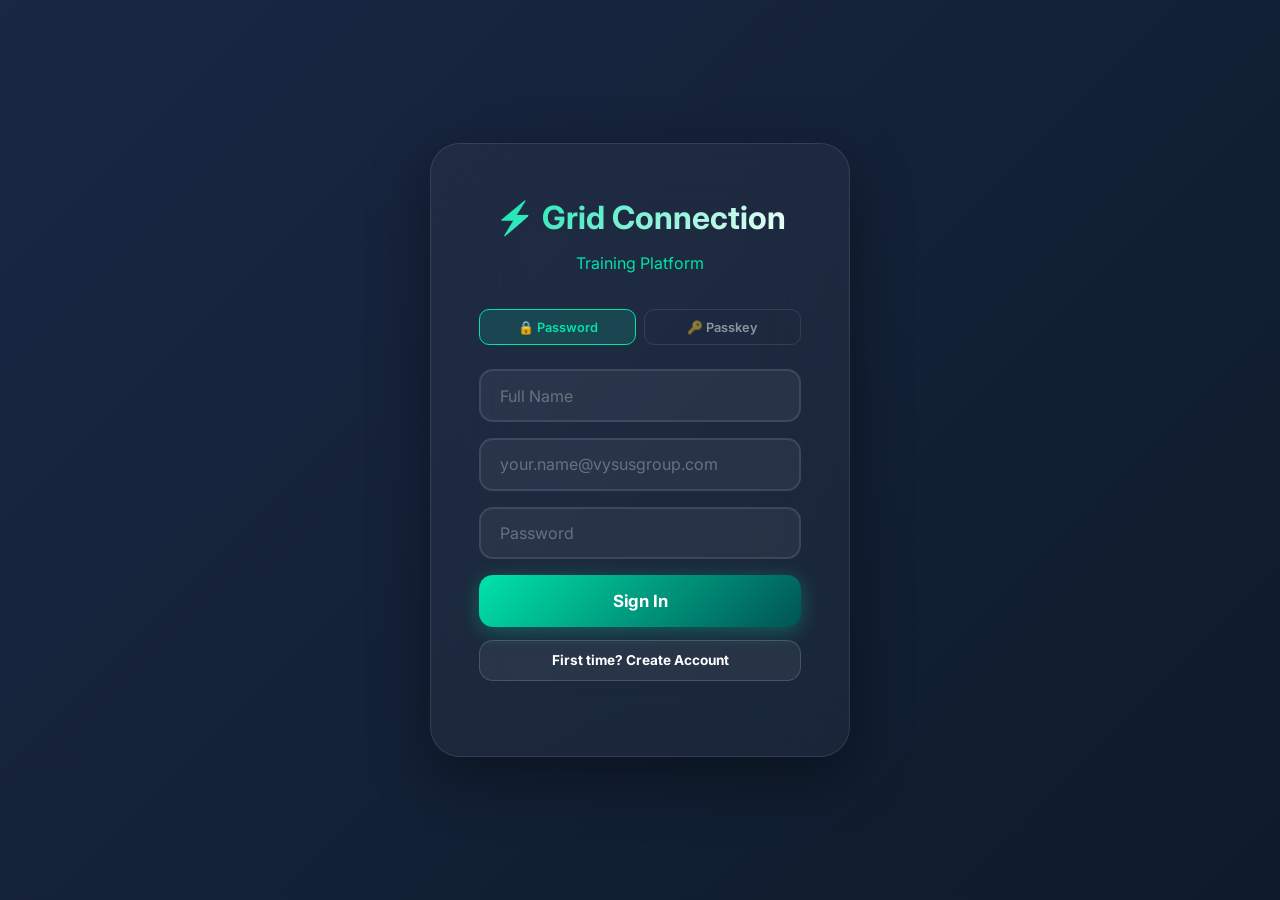
<file: index.html>
<!DOCTYPE html>
<html lang="en">
<head>
    <meta charset="UTF-8">
    <meta name="viewport" content="width=device-width, initial-scale=1.0">
    <title>Vysus Grid Connection — Training Platform</title>
    <link rel="icon" href="data:image/svg+xml,<svg xmlns='http://www.w3.org/2000/svg' viewBox='0 0 100 100'><text y='.9em' font-size='90'>⚡</text></svg>">
    <link href="https://fonts.googleapis.com/css2?family=Inter:wght@300;400;500;600;700;800&display=swap" rel="stylesheet">
    <style>
        * { margin: 0; padding: 0; box-sizing: border-box; }

        :root {
            --stockholm-neon: #00E3A9;
            --malmo-green: #005454;
            --barcelona-dusk: #3c1363;
            --houston-pink: #f188f4;
            --mumbai-magenta: #8e329c;
            --hellerup-royal: #05275e;
            --bath-sky: #4b81ef;
            --orlando-red: #f92d63;
            --trondheim-night: #1d1d1b;
            --scandinavia-rock: #485559;
            --bergen-rain: #dadada;
            --oslo-snow: #f8f8f8;
            --navy: #1a2744;
        }

        body {
            font-family: 'Inter', 'Segoe UI', sans-serif;
            color: white;
            line-height: 1.6;
            min-height: 100vh;
            background: var(--navy);
            overflow-x: hidden;
        }

        /* Background */
        .bg-fixed {
            position: fixed; top: 0; left: 0; width: 100%; height: 100%; z-index: -1;
            background: linear-gradient(135deg, var(--navy) 0%, #0d1b2a 40%, #1b2d4a 100%);
        }
        .bg-fixed::after {
            content: ''; position: absolute; top: 0; left: 0; width: 100%; height: 100%;
            background: radial-gradient(ellipse at 20% 50%, rgba(0,227,169,0.05) 0%, transparent 50%),
                        radial-gradient(ellipse at 80% 20%, rgba(75,129,239,0.05) 0%, transparent 50%);
        }

        /* Login Screen */
        .login-screen {
            position: fixed; top: 0; left: 0; width: 100%; height: 100%; z-index: 10000;
            background: linear-gradient(135deg, var(--navy), #0d1b2a);
            display: flex; align-items: center; justify-content: center;
        }
        .login-screen.hidden { display: none; }
        .login-card {
            background: rgba(255,255,255,0.04); backdrop-filter: blur(40px);
            border-radius: 30px; border: 1px solid rgba(255,255,255,0.1);
            padding: 3rem; width: 90%; max-width: 420px; text-align: center;
            box-shadow: 0 20px 60px rgba(0,0,0,0.4);
        }
        .login-card h1 {
            font-size: 2rem; margin-bottom: 0.5rem;
            background: linear-gradient(135deg, var(--stockholm-neon), white);
            -webkit-background-clip: text; -webkit-text-fill-color: transparent; background-clip: text;
        }
        .login-card .tagline { color: var(--stockholm-neon); font-size: 1rem; margin-bottom: 2rem; }
        .login-input {
            width: 100%; padding: 0.9rem 1.2rem; border-radius: 14px;
            border: 2px solid rgba(255,255,255,0.1); background: rgba(255,255,255,0.05);
            color: white; font-size: 1rem; font-family: 'Inter', sans-serif;
            margin-bottom: 1rem; outline: none; transition: border-color 0.3s;
        }
        .login-input::placeholder { color: rgba(255,255,255,0.3); }
        .login-input:focus { border-color: var(--stockholm-neon); }
        .login-btn {
            width: 100%; padding: 1rem; border-radius: 14px; border: none;
            background: linear-gradient(135deg, var(--stockholm-neon), var(--malmo-green));
            color: white; font-size: 1.05rem; font-weight: 700; cursor: pointer;
            font-family: 'Inter', sans-serif; transition: all 0.3s;
            box-shadow: 0 4px 20px rgba(0,227,169,0.3);
        }
        .login-btn:hover { transform: translateY(-2px); box-shadow: 0 8px 30px rgba(0,227,169,0.5); }
        .login-btn:disabled { opacity: 0.5; cursor: not-allowed; transform: none; }
        .login-btn.secondary {
            background: rgba(255,255,255,0.06); border: 1px solid rgba(255,255,255,0.15);
            box-shadow: none; font-size: 0.95rem;
        }
        .login-btn.secondary:hover { background: rgba(255,255,255,0.1); transform: translateY(-1px); }
        .login-divider {
            display: flex; align-items: center; gap: 1rem; margin: 1.2rem 0;
            color: rgba(255,255,255,0.3); font-size: 0.8rem; font-weight: 600;
        }
        .login-divider::before, .login-divider::after {
            content: ''; flex: 1; height: 1px; background: rgba(255,255,255,0.1);
        }
        .login-tabs {
            display: flex; gap: 0.5rem; margin-bottom: 1.5rem;
        }
        .login-tab {
            flex: 1; padding: 0.6rem; border-radius: 10px; border: 1px solid rgba(255,255,255,0.1);
            background: transparent; color: rgba(255,255,255,0.5); font-size: 0.8rem;
            font-weight: 600; cursor: pointer; font-family: 'Inter', sans-serif; transition: all 0.3s;
        }
        .login-tab.active {
            background: rgba(0,227,169,0.15); border-color: var(--stockholm-neon);
            color: var(--stockholm-neon);
        }
        .login-mode { display: none; }
        .login-mode.active { display: block; }
        .login-error { color: var(--orlando-red); font-size: 0.85rem; margin-top: 0.5rem; min-height: 1.2rem; }

        /* Top Bar */
        .top-bar {
            position: fixed; top: 0; left: 0; right: 0; z-index: 9999;
            background: rgba(26,39,68,0.85); backdrop-filter: blur(40px);
            border-bottom: 1px solid rgba(0,227,169,0.12);
            padding: 0.6rem 2rem; display: flex; align-items: center; justify-content: space-between;
        }
        .top-bar-brand { display: flex; align-items: center; gap: 0.7rem; }
        .top-bar-brand h2 {
            font-size: 1rem; font-weight: 800;
            background: linear-gradient(135deg, var(--stockholm-neon), white);
            -webkit-background-clip: text; -webkit-text-fill-color: transparent; background-clip: text;
        }
        .top-bar-right { display: flex; align-items: center; gap: 1rem; }
        .user-pill {
            background: rgba(255,255,255,0.06); border: 1px solid rgba(255,255,255,0.1);
            border-radius: 20px; padding: 0.3rem 0.8rem; font-size: 0.8rem; font-weight: 600;
            color: rgba(255,255,255,0.8); cursor: pointer;
        }
        .user-pill:hover { background: rgba(255,255,255,0.1); }
        .xp-pill {
            background: rgba(0,227,169,0.12); border: 1px solid rgba(0,227,169,0.25);
            border-radius: 20px; padding: 0.3rem 0.8rem; font-size: 0.8rem; font-weight: 700;
            color: var(--stockholm-neon);
        }
        .streak-pill {
            background: rgba(249,45,99,0.12); border: 1px solid rgba(249,45,99,0.25);
            border-radius: 20px; padding: 0.3rem 0.8rem; font-size: 0.8rem; font-weight: 700;
            color: var(--orlando-red);
        }
        .admin-link {
            color: rgba(255,255,255,0.5); text-decoration: none; font-size: 0.8rem;
            font-weight: 600; padding: 0.3rem 0.6rem; border-radius: 8px;
        }
        .admin-link:hover { color: var(--houston-pink); background: rgba(241,136,244,0.1); }

        /* Tab Navigation */
        .tab-nav {
            position: fixed; top: 48px; left: 0; right: 0; z-index: 9998;
            background: rgba(26,39,68,0.7); backdrop-filter: blur(30px);
            display: flex; justify-content: center; gap: 0.3rem; padding: 0.4rem 1rem;
            border-bottom: 1px solid rgba(255,255,255,0.05);
        }
        .tab-btn {
            border: none; background: transparent; color: rgba(255,255,255,0.5);
            font-size: 0.82rem; font-weight: 600; padding: 0.5rem 1rem; border-radius: 20px;
            cursor: pointer; transition: all 0.3s; font-family: 'Inter', sans-serif; white-space: nowrap;
        }
        .tab-btn:hover { color: rgba(255,255,255,0.8); background: rgba(255,255,255,0.05); }
        .tab-btn.active {
            background: linear-gradient(135deg, var(--stockholm-neon), var(--malmo-green));
            color: white; box-shadow: 0 2px 12px rgba(0,227,169,0.4);
        }

        /* Content */
        .main-content { padding: 7rem 2rem 4rem; max-width: 1400px; margin: 0 auto; }
        .tab-panel { display: none; animation: fadeUp 0.4s ease; }
        .tab-panel.active { display: block; }
        @keyframes fadeUp { from { opacity: 0; transform: translateY(20px); } to { opacity: 1; transform: translateY(0); } }

        /* Glass */
        .glass {
            background: rgba(255,255,255,0.03); backdrop-filter: blur(60px) saturate(180%);
            border-radius: 24px; border: 1px solid rgba(255,255,255,0.08);
            padding: 2rem; margin-bottom: 1.5rem; box-shadow: 0 8px 32px rgba(0,0,0,0.2);
        }

        /* Profile Card */
        .profile-card { display: grid; grid-template-columns: 1fr 1fr 1fr; gap: 2rem; align-items: center; }
        .profile-info h2 { font-size: 1.8rem; margin-bottom: 0.3rem; }
        .profile-info .level-name {
            font-size: 1.1rem; color: var(--stockholm-neon); font-weight: 600;
        }
        .xp-bar-track {
            width: 100%; height: 10px; background: rgba(255,255,255,0.08); border-radius: 10px;
            margin: 0.5rem 0; overflow: hidden;
        }
        .xp-bar-fill {
            height: 100%; border-radius: 10px; transition: width 0.8s ease;
            background: linear-gradient(90deg, var(--stockholm-neon), var(--bath-sky));
        }
        .xp-numbers { display: flex; justify-content: space-between; font-size: 0.8rem; color: rgba(255,255,255,0.5); }

        .stats-grid { display: grid; grid-template-columns: repeat(3, 1fr); gap: 1rem; }
        .stat-card {
            background: rgba(255,255,255,0.04); border-radius: 16px; padding: 1.2rem;
            text-align: center; border: 1px solid rgba(255,255,255,0.06);
        }
        .stat-value { font-size: 2rem; font-weight: 800; color: var(--stockholm-neon); }
        .stat-label { font-size: 0.8rem; color: rgba(255,255,255,0.5); font-weight: 600; margin-top: 0.2rem; }

        /* Streak Calendar */
        .streak-header { display: flex; justify-content: space-between; align-items: center; margin-bottom: 0.8rem; }
        .streak-fire { font-size: 1.1rem; font-weight: 700; }
        .streak-best { font-size: 0.85rem; color: rgba(255,255,255,0.5); }
        .streak-grid { display: flex; gap: 4px; flex-wrap: wrap; }
        .streak-cell {
            width: 28px; height: 28px; border-radius: 6px; display: flex; align-items: center;
            justify-content: center; font-size: 0.6rem; color: rgba(255,255,255,0.3);
            background: rgba(255,255,255,0.04); border: 1px solid rgba(255,255,255,0.06);
        }
        .streak-cell.active {
            background: rgba(0,227,169,0.25); border-color: rgba(0,227,169,0.4);
            color: var(--stockholm-neon); font-weight: 700;
        }

        /* Module Grid */
        .category-section { margin-bottom: 2.5rem; }
        .category-header {
            display: flex; align-items: center; gap: 1rem; margin-bottom: 1.2rem;
            padding-bottom: 0.8rem; border-bottom: 1px solid rgba(255,255,255,0.08);
        }
        .category-header h3 { font-size: 1.5rem; }
        .category-badge {
            padding: 0.3rem 0.8rem; border-radius: 15px; font-size: 0.75rem;
            font-weight: 700; text-transform: uppercase;
        }
        .badge-entry { background: linear-gradient(135deg, var(--stockholm-neon), var(--malmo-green)); color: white; }
        .badge-senior { background: linear-gradient(135deg, var(--bath-sky), var(--hellerup-royal)); color: white; }
        .badge-lead { background: linear-gradient(135deg, var(--houston-pink), var(--mumbai-magenta)); color: white; }
        .badge-principal { background: linear-gradient(135deg, var(--orlando-red), var(--barcelona-dusk)); color: white; }

        .modules-grid { display: grid; grid-template-columns: repeat(auto-fill, minmax(280px, 1fr)); gap: 1.2rem; }

        .module-card {
            background: rgba(255,255,255,0.03); backdrop-filter: blur(40px);
            border-radius: 20px; border: 1px solid rgba(255,255,255,0.08);
            padding: 1.5rem; cursor: pointer; transition: all 0.4s ease;
            position: relative; overflow: hidden;
        }
        .module-card:hover {
            transform: translateY(-6px); border-color: rgba(0,227,169,0.3);
            box-shadow: 0 15px 40px rgba(0,227,169,0.2);
        }
        .module-card.completed-card { border-color: rgba(0,227,169,0.2); }
        .module-card.coming-soon { opacity: 0.45; cursor: default; }
        .module-card.coming-soon:hover { transform: none; box-shadow: none; border-color: rgba(255,255,255,0.08); }

        .module-card-header { display: flex; justify-content: space-between; align-items: flex-start; margin-bottom: 0.8rem; }
        .module-icon {
            width: 48px; height: 48px; border-radius: 14px; display: flex; align-items: center;
            justify-content: center; font-size: 1.5rem;
            background: linear-gradient(135deg, rgba(0,227,169,0.2), rgba(0,84,84,0.2));
        }
        .module-status {
            padding: 0.2rem 0.6rem; border-radius: 10px; font-size: 0.7rem;
            font-weight: 700; text-transform: uppercase;
        }
        .status-ready { background: var(--stockholm-neon); color: var(--navy); }
        .status-done { background: rgba(0,227,169,0.15); color: var(--stockholm-neon); border: 1px solid rgba(0,227,169,0.3); }
        .status-coming { background: rgba(255,255,255,0.08); color: rgba(255,255,255,0.4); }
        .status-progress { background: rgba(75,129,239,0.15); color: var(--bath-sky); border: 1px solid rgba(75,129,239,0.3); }

        .module-card h4 { font-size: 1.05rem; margin-bottom: 0.4rem; color: white; }
        .module-card .module-xp { font-size: 0.8rem; color: var(--stockholm-neon); font-weight: 600; }
        .module-card .module-score { font-size: 0.8rem; color: rgba(255,255,255,0.5); margin-top: 0.3rem; }

        /* Badge Showcase */
        .badge-grid { display: flex; gap: 0.8rem; flex-wrap: wrap; }
        .badge-item {
            background: rgba(255,255,255,0.04); border-radius: 14px; padding: 0.8rem 1rem;
            display: flex; align-items: center; gap: 0.5rem; border: 1px solid rgba(255,255,255,0.06);
            transition: all 0.3s;
        }
        .badge-item.earned {
            background: rgba(0,227,169,0.08); border-color: rgba(0,227,169,0.2);
        }
        .badge-item.locked { opacity: 0.35; }
        .badge-icon { font-size: 1.3rem; }
        .badge-name { font-size: 0.8rem; font-weight: 600; }
        .badge-desc { font-size: 0.7rem; color: rgba(255,255,255,0.4); }

        /* Leaderboard */
        .lb-table { width: 100%; border-collapse: separate; border-spacing: 0; }
        .lb-table th {
            padding: 0.8rem 1rem; text-align: left; font-size: 0.8rem; font-weight: 700;
            color: rgba(255,255,255,0.4); text-transform: uppercase; letter-spacing: 1px;
            border-bottom: 1px solid rgba(255,255,255,0.08);
        }
        .lb-table td {
            padding: 0.8rem 1rem; border-bottom: 1px solid rgba(255,255,255,0.04);
            font-size: 0.9rem;
        }
        .lb-table tr:hover td { background: rgba(255,255,255,0.03); }
        .lb-rank {
            width: 40px; height: 40px; border-radius: 50%; display: inline-flex;
            align-items: center; justify-content: center; font-weight: 800; font-size: 0.9rem;
        }
        .rank-1 { background: rgba(255,215,0,0.2); color: #FFD700; border: 1px solid rgba(255,215,0,0.3); }
        .rank-2 { background: rgba(192,192,192,0.15); color: #C0C0C0; border: 1px solid rgba(192,192,192,0.3); }
        .rank-3 { background: rgba(205,127,50,0.15); color: #CD7F32; border: 1px solid rgba(205,127,50,0.3); }
        .rank-default { background: rgba(255,255,255,0.05); color: rgba(255,255,255,0.5); }
        .lb-name { font-weight: 600; }
        .lb-level { font-size: 0.8rem; color: rgba(255,255,255,0.5); }

        /* Responsive */
        @media (max-width: 900px) {
            .profile-card { grid-template-columns: 1fr; }
            .stats-grid { grid-template-columns: repeat(3, 1fr); }
        }
        @media (max-width: 600px) {
            .main-content { padding: 6.5rem 1rem 3rem; }
            .tab-nav { overflow-x: auto; justify-content: flex-start; }
            .modules-grid { grid-template-columns: 1fr; }
            .top-bar { padding: 0.5rem 1rem; }
            .top-bar-right .user-pill { display: none; }
        }
    </style>
</head>
<body>

<!-- Login Screen -->
<div class="login-screen" id="login-screen">
    <div class="login-card">
        <h1>⚡ Grid Connection</h1>
        <p class="tagline">Training Platform</p>

        <div class="login-tabs">
            <button class="login-tab active" onclick="switchLoginMode('password')">🔒 Password</button>
            <button class="login-tab" onclick="switchLoginMode('passkey')">🔑 Passkey</button>
        </div>

        <!-- Password Login Mode -->
        <div class="login-mode active" id="mode-password">
            <input type="text" class="login-input" id="login-name" placeholder="Full Name" autocomplete="name">
            <input type="email" class="login-input" id="login-email" placeholder="your.name@vysusgroup.com" autocomplete="email">
            <input type="password" class="login-input" id="login-password" placeholder="Password" autocomplete="current-password">
            <button class="login-btn" id="login-btn" onclick="doLogin()">Sign In</button>
            <div style="margin-top: 0.8rem;">
                <button class="login-btn secondary" onclick="doRegister()" id="register-btn" style="font-size: 0.85rem; padding: 0.7rem;">
                    First time? Create Account
                </button>
            </div>
        </div>

        <!-- Passkey Login Mode -->
        <div class="login-mode" id="mode-passkey">
            <input type="email" class="login-input" id="passkey-email" placeholder="your.name@vysusgroup.com" autocomplete="email webauthn">
            <button class="login-btn" onclick="loginWithPasskey()">🔑 Sign in with Passkey</button>
            <div class="login-divider">or</div>
            <input type="text" class="login-input" id="passkey-name" placeholder="Full Name (for first-time registration)" autocomplete="name">
            <button class="login-btn secondary" onclick="registerPasskey()">Register New Passkey</button>
        </div>

        <div class="login-error" id="login-error"></div>
    </div>
</div>

<div class="bg-fixed"></div>

<!-- Top Bar -->
<div class="top-bar" id="top-bar" style="display:none;">
    <div class="top-bar-brand">
        <span style="font-size:1.3rem;">⚡</span>
        <h2>Grid Connection Training</h2>
    </div>
    <div class="top-bar-right">
        <span class="streak-pill" id="streak-pill">🔥 0</span>
        <span class="xp-pill" id="top-xp">0 XP</span>
        <span class="user-pill" id="user-pill"></span>
        <span class="user-pill" onclick="logout()" title="Sign out" style="cursor:pointer;">🚪 Logout</span>
        <a class='admin-link' href='/admin' id='admin-link' style='display:none;'>Admin</a>
    </div>
</div>

<!-- Tab Navigation -->
<div class="tab-nav" id="tab-nav" style="display:none;">
    <button class="tab-btn active" onclick="switchTab('dashboard')">Dashboard</button>
    <button class="tab-btn" onclick="switchTab('modules')">Modules</button>
    <button class="tab-btn" onclick="switchTab('badges')">Badges</button>
    <button class="tab-btn" onclick="switchTab('leaderboard')">Leaderboard</button>
</div>

<!-- Main Content -->
<div class="main-content" id="main-content" style="display:none;">

    <!-- Dashboard Tab -->
    <div class="tab-panel active" id="panel-dashboard">
        <!-- Profile & Stats -->
        <div class="glass profile-card" id="profile-card"></div>

        <!-- Streak -->
        <div class="glass" id="streak-calendar"></div>

        <!-- Quick Stats -->
        <div class="glass">
            <h3 style="margin-bottom:1rem; color:var(--stockholm-neon);">Continue Learning</h3>
            <div class="modules-grid" id="continue-grid"></div>
        </div>
    </div>

    <!-- Modules Tab -->
    <div class="tab-panel" id="panel-modules">
        <div id="modules-list"></div>
    </div>

    <!-- Badges Tab -->
    <div class="tab-panel" id="panel-badges">
        <div class="glass">
            <h3 style="margin-bottom:1.2rem; color:var(--stockholm-neon);">Your Badges</h3>
            <div class="badge-grid" id="earned-badges"></div>
        </div>
        <div class="glass">
            <h3 style="margin-bottom:1.2rem;">All Badges</h3>
            <div class="badge-grid" id="all-badges"></div>
        </div>
    </div>

    <!-- Leaderboard Tab -->
    <div class="tab-panel" id="panel-leaderboard">
        <div class="glass">
            <h3 style="margin-bottom:1.2rem; color:var(--stockholm-neon);">Leaderboard</h3>
            <div id="leaderboard-content"></div>
        </div>
    </div>
</div>

<script src="training-engine.js"></script>
<script>
(() => {
    'use strict';

    const MODULE_ICONS = {
        'ner-chapter5': '📖', 'access-standards': '🔑', 'network-storage': '💾',
        'way-of-working': '🤝', 'file-storage': '📁', 'aemo-gps': '📋',
        'gps-requirements': '📐', 'grid-code-hub': '📚', 'dmat-ner': '✅',
        'simulation': '🖥️', 'script-repo': '💻', 'tech-hub': '🧪',
        'cross-platform': '🔄', 'auto-init': '🤖', 'project-mgmt': '📊',
        'ms-project': '📅', 'team-governance': '👥', 'peace-framework': '🎯',
        'talent-pipeline': '🌱', '5.3.4A': '&#128214;', 'data-request': '??', : '&#129518;'
    };

    const READY_MODULES = ['ner-chapter5', 'access-standards', 'aemo-gps', 'gps-requirements', 'network-storage', 'way-of-working', '5.3.4A', 'data-request'];

    // ── Login ──────────────────────────────────────────────────
    function checkLogin() {
        const state = TrainingEngine.init();
        if (state && state.user && state._authenticated) {
            showPlatform();
        }
    }

    // ── Tab switching ──────────────────────────────────────────
    window.switchLoginMode = function(mode) {
        document.querySelectorAll('.login-tab').forEach(t => t.classList.remove('active'));
        document.querySelectorAll('.login-mode').forEach(m => m.classList.remove('active'));
        document.getElementById('mode-' + mode).classList.add('active');
        document.querySelectorAll('.login-tab').forEach(t => {
            if (t.textContent.toLowerCase().includes(mode)) t.classList.add('active');
        });
        document.getElementById('login-error').textContent = '';
    };

    // ── Password hashing (PBKDF2-SHA256) ────────────────────
    async function hashPassword(password, salt) {
        const enc = new TextEncoder();
        const keyMaterial = await crypto.subtle.importKey('raw', enc.encode(password), 'PBKDF2', false, ['deriveBits']);
        const bits = await crypto.subtle.deriveBits({
            name: 'PBKDF2', salt: enc.encode(salt), iterations: 100000, hash: 'SHA-256'
        }, keyMaterial, 256);
        return Array.from(new Uint8Array(bits)).map(b => b.toString(16).padStart(2, '0')).join('');
    }

    // ── Password Login ──────────────────────────────────────
    window.doLogin = async function() {
        const name = document.getElementById('login-name').value.trim();
        const email = document.getElementById('login-email').value.trim().toLowerCase();
        const password = document.getElementById('login-password').value;
        const btn = document.getElementById('login-btn');

        if (!email || !name || !password) {
            document.getElementById('login-error').textContent = 'Please fill in all fields.';
            return;
        }
        if (!email.endsWith('@vysusgroup.com')) {
            document.getElementById('login-error').textContent = 'Only @vysusgroup.com emails are permitted.';
            return;
        }

        btn.textContent = 'Signing in...'; btn.disabled = true;
        document.getElementById('login-error').textContent = '';

        try {
            const hash = await hashPassword(password, email);
            const verified = await TrainingEngine.Auth.verifyPassword(email, hash);

            if (verified === null) {
                document.getElementById('login-error').textContent = 'Could not connect to server. Please try again.';
                btn.textContent = 'Sign In'; btn.disabled = false;
                return;
            }

            if (!verified) {
                document.getElementById('login-error').textContent = 'Invalid email or password.';
                btn.textContent = 'Sign In'; btn.disabled = false;
                return;
            }

            const result = await TrainingEngine.User.login(email, name);
            btn.textContent = 'Sign In'; btn.disabled = false;

            if (result.ok) {
                showPlatform();
            } else {
                document.getElementById('login-error').textContent = result.error;
            }
        } catch (err) {
            console.error('Login error:', err);
            document.getElementById('login-error').textContent = 'Login failed. Please try again.';
            btn.textContent = 'Sign In'; btn.disabled = false;
        }
    };

    // ── Password Registration ───────────────────────────────
    window.doRegister = async function() {
        const name = document.getElementById('login-name').value.trim();
        const email = document.getElementById('login-email').value.trim().toLowerCase();
        const password = document.getElementById('login-password').value;
        const btn = document.getElementById('register-btn');

        if (!email || !name || !password) {
            document.getElementById('login-error').textContent = 'Please fill in all fields.';
            return;
        }
        if (!email.endsWith('@vysusgroup.com')) {
            document.getElementById('login-error').textContent = 'Only @vysusgroup.com emails are permitted.';
            return;
        }
        if (password.length < 6) {
            document.getElementById('login-error').textContent = 'Password must be at least 6 characters.';
            return;
        }

        btn.textContent = 'Creating account...'; btn.disabled = true;
        document.getElementById('login-error').textContent = '';

        try {
            const hash = await hashPassword(password, email);
            const registered = await TrainingEngine.Auth.registerPassword(email, hash);

            if (!registered.ok) {
                document.getElementById('login-error').textContent = registered.error || 'Registration failed.';
                btn.textContent = 'First time? Create Account'; btn.disabled = false;
                return;
            }

            // Auto-login after registration
            const result = await TrainingEngine.User.login(email, name);
            btn.textContent = 'First time? Create Account'; btn.disabled = false;

            if (result.ok) {
                showPlatform();
            } else {
                document.getElementById('login-error').textContent = result.error;
            }
        } catch (err) {
            console.error('Registration error:', err);
            document.getElementById('login-error').textContent = 'Registration failed. Please try again.';
            btn.textContent = 'First time? Create Account'; btn.disabled = false;
        }
    };

    // ── Passkey (WebAuthn) ──────────────────────────────────

    function isPasskeyAvailable() {
        return !!(window.PublicKeyCredential && window.isSecureContext);
    }

    function setPasskeyUIAvailability() {
        const passkeyTab = Array.from(document.querySelectorAll('.login-tab'))
            .find(t => t.textContent.toLowerCase().includes('passkey'));
        const passkeyMode = document.getElementById('mode-passkey');
        if (!passkeyTab || !passkeyMode) return;

        if (!isPasskeyAvailable()) {
            passkeyTab.style.opacity = '0.5';
            passkeyTab.style.cursor = 'not-allowed';
            passkeyTab.title = 'Passkeys require HTTPS (or localhost) and a supported browser.';
            passkeyMode.querySelectorAll('button').forEach(btn => { btn.disabled = true; });
        }
    }

    setPasskeyUIAvailability();

    function generateChallenge() {
        const arr = new Uint8Array(32);
        crypto.getRandomValues(arr);
        return arr;
    }

    window.registerPasskey = async function() {
        const email = document.getElementById('passkey-email').value.trim().toLowerCase();
        const name = document.getElementById('passkey-name').value.trim();
        document.getElementById('login-error').textContent = '';

        if (!email) { document.getElementById('login-error').textContent = 'Please enter your email.'; return; }
        if (!email.endsWith('@vysusgroup.com')) { document.getElementById('login-error').textContent = 'Only @vysusgroup.com emails permitted.'; return; }
        if (!name || name.length < 2) { document.getElementById('login-error').textContent = 'Please enter your full name.'; return; }

        if (!isPasskeyAvailable()) {
            document.getElementById('login-error').textContent = 'Passkeys require HTTPS (or localhost) and a supported browser.';
            return;
        }

        try {
            const credential = await navigator.credentials.create({
                publicKey: {
                    challenge: generateChallenge(),
                    rp: { name: 'Vysus Training', id: location.hostname },
                    user: {
                        id: new TextEncoder().encode(email),
                        name: email,
                        displayName: name
                    },
                    pubKeyCredParams: [{ alg: -7, type: 'public-key' }, { alg: -257, type: 'public-key' }],
                    authenticatorSelection: { residentKey: 'preferred', userVerification: 'preferred' },
                    timeout: 60000,
                    attestation: 'none'
                }
            });

            // Store credential mapping
            const passkeys = JSON.parse(localStorage.getItem('vysus_passkeys') || '{}');
            passkeys[btoa(String.fromCharCode(...new Uint8Array(credential.rawId)))] = email;
            localStorage.setItem('vysus_passkeys', JSON.stringify(passkeys));

            // Auto-login
            const result = await TrainingEngine.User.login(email, name);
            if (result.ok) { showPlatform(); }
            else { document.getElementById('login-error').textContent = result.error; }
        } catch (err) {
            if (err.name === 'NotAllowedError') {
                document.getElementById('login-error').textContent = 'Passkey registration cancelled.';
            } else if (err.name === 'InvalidStateError') {
                document.getElementById('login-error').textContent = 'A passkey already exists for this account on this device.';
            } else {
                document.getElementById('login-error').textContent = 'Failed to register passkey.';
                console.error('Passkey registration error:', err);
            }
        }
    };

    window.loginWithPasskey = async function() {
        document.getElementById('login-error').textContent = '';

        if (!isPasskeyAvailable()) {
            document.getElementById('login-error').textContent = 'Passkeys require HTTPS (or localhost) and a supported browser.';
            return;
        }

        try {
            const credential = await navigator.credentials.get({
                publicKey: {
                    challenge: generateChallenge(),
                    rpId: location.hostname,
                    timeout: 60000,
                    userVerification: 'preferred'
                }
            });

            const credId = btoa(String.fromCharCode(...new Uint8Array(credential.rawId)));
            const passkeys = JSON.parse(localStorage.getItem('vysus_passkeys') || '{}');
            let email = passkeys[credId];
            if (!email && credential.response?.userHandle) {
                try {
                    email = new TextDecoder().decode(new Uint8Array(credential.response.userHandle));
                } catch {}
            }

            if (!email || !email.endsWith('@vysusgroup.com')) {
                document.getElementById('login-error').textContent = 'Passkey not recognised. Please register first.';
                return;
            }

            // Get user name from Supabase or use email prefix
            const displayName = email.split('@')[0].split('.').map(w => w.charAt(0).toUpperCase() + w.slice(1)).join(' ');
            const result = await TrainingEngine.User.login(email, displayName);
            if (result.ok) { showPlatform(); }
            else { document.getElementById('login-error').textContent = result.error; }
        } catch (err) {
            if (err.name === 'NotAllowedError') {
                document.getElementById('login-error').textContent = 'Login cancelled or no passkeys available.';
            } else if (err.name === 'SecurityError') {
                document.getElementById('login-error').textContent = 'Passkeys require HTTPS (or localhost).';
            } else {
                document.getElementById('login-error').textContent = 'Passkey login failed. Try password login.';
                console.error('Passkey login error:', err);
            }
        }
    };

    // ── Enter key handlers ──────────────────────────────────
    document.getElementById('login-password').addEventListener('keypress', e => { if (e.key === 'Enter') doLogin(); });
    document.getElementById('login-email').addEventListener('keypress', e => { if (e.key === 'Enter') document.getElementById('login-password').focus(); });
    document.getElementById('login-name').addEventListener('keypress', e => { if (e.key === 'Enter') document.getElementById('login-email').focus(); });
    document.getElementById('passkey-email').addEventListener('keypress', e => { if (e.key === 'Enter') loginWithPasskey(); });

    window.logout = function() {
        TrainingEngine.User.logout();
        location.reload();
    };

    function showPlatform() {
        document.getElementById('login-screen').classList.add('hidden');
        document.getElementById('top-bar').style.display = 'flex';
        document.getElementById('tab-nav').style.display = 'flex';
        document.getElementById('main-content').style.display = 'block';

        const state = TrainingEngine.getState();

        // Update top bar
        document.getElementById('top-xp').textContent = `${state.xp.toLocaleString()} XP`;
        document.getElementById('streak-pill').textContent = `🔥 ${state.streak.current}`;
        document.getElementById('user-pill').textContent = state.user.name;

        // Admin link
        if (TrainingEngine.User.isAdmin()) {
            document.getElementById('admin-link').style.display = 'inline';
        }

        renderDashboard();
        renderModules();
        renderBadges();
        renderLeaderboard();
    }

    // ── Tabs ──────────────────────────────────────────────────
    window.switchTab = function(tab) {
        document.querySelectorAll('.tab-btn').forEach(btn => {
            btn.classList.toggle('active', btn.textContent.toLowerCase().includes(tab.toLowerCase()));
        });
        document.querySelectorAll('.tab-panel').forEach(p => p.classList.remove('active'));
        const panel = document.getElementById(`panel-${tab}`);
        if (panel) panel.classList.add('active');
    };

    // ── Dashboard ─────────────────────────────────────────────
    function renderDashboard() {
        const state = TrainingEngine.getState();
        const level = TrainingEngine.XP.currentLevel();
        const next = TrainingEngine.XP.nextLevel();
        const progress = TrainingEngine.XP.progressToNext();
        const completed = TrainingEngine.Modules.completionCount();
        const total = TrainingEngine.Modules.totalModules();

        document.getElementById('profile-card').innerHTML = `
            <div class="profile-info">
                <h2>${state.user.name}</h2>
                <div class="level-name">${level.icon} ${level.name}</div>
                <div class="xp-bar-track">
                    <div class="xp-bar-fill" style="width:${Math.round(progress*100)}%"></div>
                </div>
                <div class="xp-numbers">
                    <span>${state.xp.toLocaleString()} XP</span>
                    <span>${next ? next.threshold.toLocaleString() + ' XP' : 'MAX'}</span>
                </div>
            </div>
            <div class="stats-grid">
                <div class="stat-card">
                    <div class="stat-value">${completed}</div>
                    <div class="stat-label">Modules Done</div>
                </div>
                <div class="stat-card">
                    <div class="stat-value">${state.badges.length}</div>
                    <div class="stat-label">Badges</div>
                </div>
                <div class="stat-card">
                    <div class="stat-value">${total - completed}</div>
                    <div class="stat-label">Remaining</div>
                </div>
            </div>
            <div style="text-align:center;">
                <div style="font-size:4rem; margin-bottom:0.3rem;">${level.icon}</div>
                <div style="font-size:0.9rem; color:rgba(255,255,255,0.5);">Level ${state.level + 1} of ${TrainingEngine.LEVELS.length}</div>
            </div>
        `;

        // Streak
        TrainingEngine.UI.renderStreakCalendar(document.getElementById('streak-calendar'));

        // Continue learning — show incomplete or not-started modules (max 3)
        const registry = TrainingEngine.Modules.registry();
        const continueModules = Object.entries(registry)
            .filter(([id]) => READY_MODULES.includes(id) && !TrainingEngine.Modules.isCompleted(id))
            .slice(0, 3);

        document.getElementById('continue-grid').innerHTML = continueModules.length > 0
            ? continueModules.map(([id, mod]) => renderModuleCard(id, mod)).join('')
            : '<p style="color:rgba(255,255,255,0.5); text-align:center;">All available modules completed! Check back for new content.</p>';
    }

    // ── Modules ───────────────────────────────────────────────
    function renderModules() {
        const levels = [
            { key: 'entry', name: 'Entry Level', badge: 'badge-entry', desc: 'Foundation knowledge for all team members' },
            { key: 'senior', name: 'Senior Level', badge: 'badge-senior', desc: 'Advanced technical depth' },
            { key: 'lead', name: 'Lead Level', badge: 'badge-lead', desc: 'Leadership and cross-functional skills' },
            { key: 'principal', name: 'Principal Level', badge: 'badge-principal', desc: 'Strategic and organizational impact' }
        ];

        const registry = TrainingEngine.Modules.registry();
        let html = '';

        levels.forEach(lvl => {
            const moduleIds = TrainingEngine.LEVEL_MODULES[lvl.key];
            html += `
            <div class="category-section">
                <div class="category-header">
                    <span class="category-badge ${lvl.badge}">${lvl.key}</span>
                    <h3>${lvl.name}</h3>
                    <span style="color:rgba(255,255,255,0.4); font-size:0.85rem; margin-left:auto;">${lvl.desc}</span>
                </div>
                <div class="modules-grid">
                    ${moduleIds.map(id => renderModuleCard(id, registry[id])).join('')}
                </div>
            </div>`;
        });

        document.getElementById('modules-list').innerHTML = html;
    }

    function renderModuleCard(id, mod) {
        const ready = READY_MODULES.includes(id);
        const progress = TrainingEngine.Modules.getProgress(id);
        const icon = MODULE_ICONS[id] || '📄';

        let statusHTML, cardClass;
        if (progress.completed) {
            statusHTML = `<span class="module-status status-done">✓ ${progress.bestScore}%</span>`;
            cardClass = 'completed-card';
        } else if (progress.attempts > 0 || progress.sectionsCompleted.length > 0) {
            statusHTML = `<span class="module-status status-progress">In Progress</span>`;
            cardClass = '';
        } else if (ready) {
            statusHTML = `<span class="module-status status-ready">Ready</span>`;
            cardClass = '';
        } else {
            statusHTML = `<span class="module-status status-coming">Coming Soon</span>`;
            cardClass = 'coming-soon';
        }

        const href = ready ? `onclick="window.location.href='${mod.file}'"` : '';

        return `
        <div class="module-card ${cardClass}" ${href}>
            <div class="module-card-header">
                <div class="module-icon">${icon}</div>
                ${statusHTML}
            </div>
            <h4>${mod.name}</h4>
            <div class="module-xp">⚡ ${mod.xp} XP</div>
            ${progress.completed ? `<div class="module-score">Best: ${progress.bestScore}% · Attempts: ${progress.attempts}</div>` : ''}
        </div>`;
    }

    // ── Badges ────────────────────────────────────────────────
    function renderBadges() {
        const earned = TrainingEngine.Badges.earned();
        const all = TrainingEngine.Badges.all();

        document.getElementById('earned-badges').innerHTML = earned.length > 0
            ? earned.map(b => `<div class="badge-item earned"><span class="badge-icon">${b.icon}</span><div><div class="badge-name">${b.name}</div><div class="badge-desc">${b.desc}</div></div></div>`).join('')
            : '<p style="color:rgba(255,255,255,0.4);">No badges earned yet. Complete modules to earn your first!</p>';

        document.getElementById('all-badges').innerHTML = all.map(b => `
            <div class="badge-item ${b.earned ? 'earned' : 'locked'}">
                <span class="badge-icon">${b.icon}</span>
                <div><div class="badge-name">${b.name}</div><div class="badge-desc">${b.desc}</div></div>
            </div>
        `).join('');
    }

    // ── Leaderboard ───────────────────────────────────────────
    async function renderLeaderboard() {
        const entries = await TrainingEngine.Leaderboard.getEntries();

        if (entries.length === 0) {
            document.getElementById('leaderboard-content').innerHTML = '<p style="color:rgba(255,255,255,0.4);">No entries yet.</p>';
            return;
        }

        let html = `<table class="lb-table">
            <thead><tr>
                <th>Rank</th><th>Name</th><th>Level</th><th>XP</th><th>Modules</th><th>Badges</th><th>Streak</th>
            </tr></thead><tbody>`;

        entries.forEach((e, i) => {
            const rankClass = i === 0 ? 'rank-1' : i === 1 ? 'rank-2' : i === 2 ? 'rank-3' : 'rank-default';
            html += `<tr>
                <td><span class="lb-rank ${rankClass}">${i + 1}</span></td>
                <td><span class="lb-name">${e.name}</span></td>
                <td><span class="lb-level">${e.level.icon} ${e.level.name}</span></td>
                <td style="font-weight:700; color:var(--stockholm-neon);">${e.xp.toLocaleString()}</td>
                <td>${e.completedModules}</td>
                <td>${e.badges}</td>
                <td>🔥 ${e.streak}</td>
            </tr>`;
        });

        html += '</tbody></table>';
        document.getElementById('leaderboard-content').innerHTML = html;
    }

    // ── Boot ──────────────────────────────────────────────────
    checkLogin();
})();
</script>
</body>
</html>
</file>
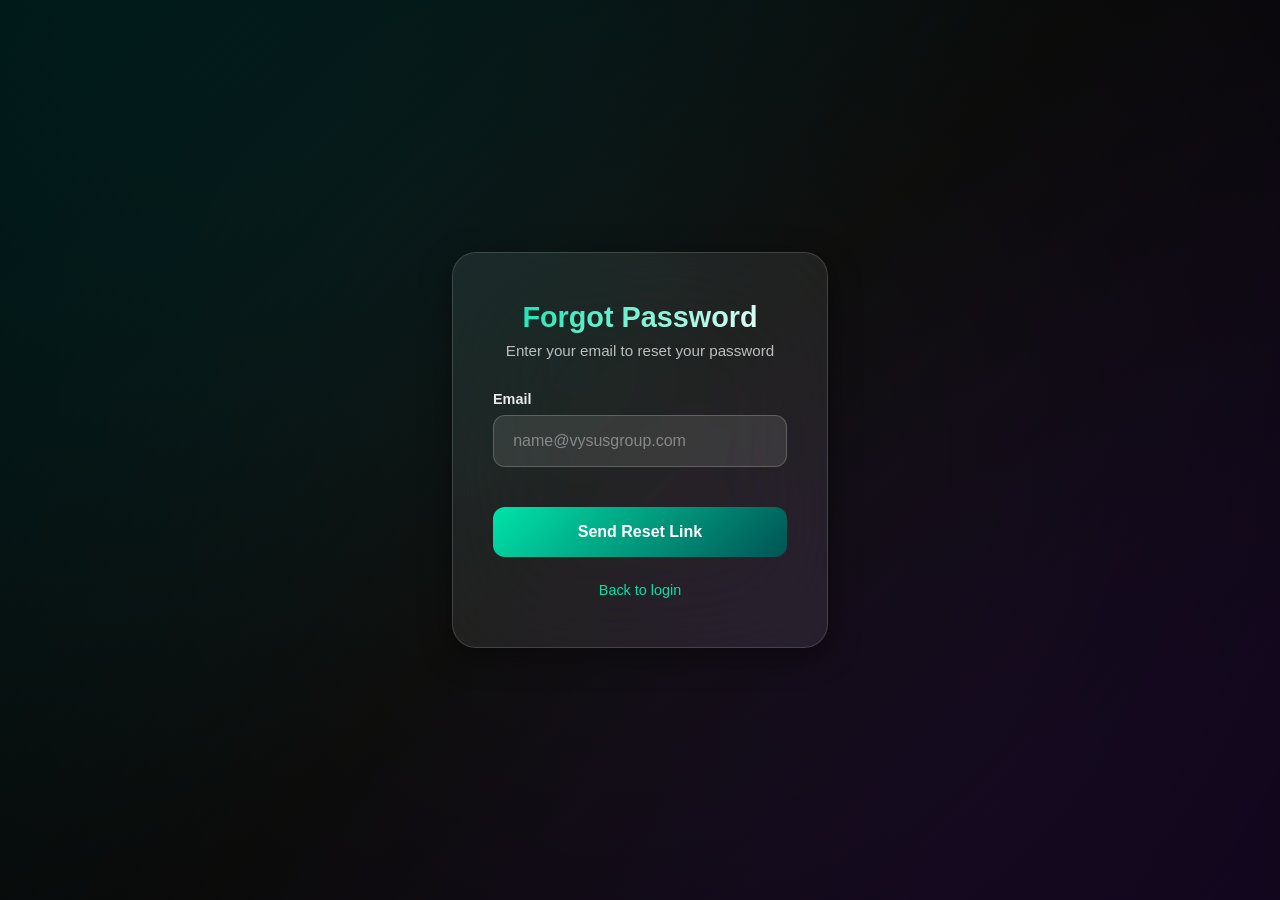
<file: forgot-password.html>
<!DOCTYPE html>
<html lang="en">
<head>
    <meta charset="UTF-8">
    <meta name="viewport" content="width=device-width, initial-scale=1.0">
    <title>Forgot Password - Vysus Training Platform</title>
    <link rel="icon" href="data:image/svg+xml,<svg xmlns='http://www.w3.org/2000/svg' viewBox='0 0 100 100'><text y='.9em' font-size='90'>⚡</text></svg>">
    <style>
        * { margin: 0; padding: 0; box-sizing: border-box; }
        :root {
            --stockholm-neon: #00E3A9;
            --malmo-green: #005454;
            --barcelona-dusk: #3c1363;
            --orlando-red: #f92d63;
            --trondheim-night: #1d1d1b;
            --white: #ffffff;
        }
        body {
            font-family: 'Segoe UI', Tahoma, Geneva, Verdana, sans-serif;
            min-height: 100vh;
            display: flex;
            align-items: center;
            justify-content: center;
            background: linear-gradient(135deg, var(--malmo-green) 0%, var(--trondheim-night) 50%, var(--barcelona-dusk) 100%);
            position: relative;
        }
        body::before {
            content: '';
            position: absolute;
            top: 0; left: 0; width: 100%; height: 100%;
            background: url('https://images.unsplash.com/photo-1473341304170-971dccb5ac1e?w=1920&q=90') center/cover;
            opacity: 0.3;
            z-index: 0;
        }
        body::after {
            content: '';
            position: absolute;
            top: 0; left: 0; width: 100%; height: 100%;
            background: radial-gradient(circle at center, rgba(0,0,0,0.4) 0%, rgba(0,0,0,0.7) 100%);
            z-index: 1;
        }
        .container { position: relative; z-index: 10; width: 100%; max-width: 440px; padding: 2rem; }
        .glass-card {
            background: rgba(255, 255, 255, 0.08);
            backdrop-filter: blur(60px) saturate(180%);
            border-radius: 24px;
            border: 1px solid rgba(255, 255, 255, 0.15);
            box-shadow: 0 8px 32px 0 rgba(0, 0, 0, 0.4);
            padding: 3rem 2.5rem;
            animation: floatIn 0.8s ease;
        }
        @keyframes floatIn { from { opacity: 0; transform: translateY(30px); } to { opacity: 1; transform: translateY(0); } }
        .logo { text-align: center; margin-bottom: 2rem; }
        .logo h1 { font-size: 1.8rem; background: linear-gradient(135deg, var(--stockholm-neon), var(--white)); -webkit-background-clip: text; -webkit-text-fill-color: transparent; margin-bottom: 0.5rem; }
        .logo p { color: rgba(255, 255, 255, 0.7); font-size: 0.95rem; }
        .form-group { margin-bottom: 1.5rem; }
        .form-group label { display: block; color: rgba(255, 255, 255, 0.9); font-size: 0.9rem; font-weight: 600; margin-bottom: 0.5rem; }
        .form-group input { width: 100%; padding: 1rem 1.2rem; background: rgba(255, 255, 255, 0.1); border: 1px solid rgba(255, 255, 255, 0.2); border-radius: 12px; color: white; font-size: 1rem; }
        .form-group input::placeholder { color: rgba(255, 255, 255, 0.4); }
        .form-group input:focus { outline: none; border-color: var(--stockholm-neon); box-shadow: 0 0 20px rgba(0, 227, 169, 0.2); }
        .submit-btn { width: 100%; padding: 1rem; background: linear-gradient(135deg, var(--stockholm-neon), var(--malmo-green)); border: none; border-radius: 12px; color: white; font-size: 1rem; font-weight: 700; cursor: pointer; margin-top: 1rem; }
        .submit-btn:hover { transform: translateY(-2px); box-shadow: 0 8px 30px rgba(0, 227, 169, 0.4); }
        .submit-btn:disabled { opacity: 0.6; cursor: not-allowed; }
        .links { text-align: center; margin-top: 1.5rem; }
        .links a { color: var(--stockholm-neon); text-decoration: none; font-size: 0.9rem; }
        .message { border-radius: 8px; padding: 1rem; font-size: 0.9rem; margin-bottom: 1.5rem; display: none; }
        .message.error { background: rgba(249, 45, 99, 0.2); border: 1px solid var(--orlando-red); color: var(--orlando-red); }
        .message.success { background: rgba(0, 227, 169, 0.2); border: 1px solid var(--stockholm-neon); color: var(--stockholm-neon); }
        .message.show { display: block; }
    </style>
</head>
<body>
    <div class="container">
        <div class="glass-card">
            <div class="logo">
                <h1>Forgot Password</h1>
                <p>Enter your email to reset your password</p>
            </div>
            <div id="error-message" class="message error"></div>
            <div id="success-message" class="message success"></div>
            <form id="forgot-form">
                <div class="form-group">
                    <label for="email">Email</label>
                    <input type="email" id="email" name="email" placeholder="name@vysusgroup.com" required autocomplete="email">
                </div>
                <button type="submit" class="submit-btn" id="submit-btn">Send Reset Link</button>
            </form>
            <div class="links"><a href="/login">Back to login</a></div>
        </div>
    </div>
    <script>
        const form = document.getElementById('forgot-form');
        const successMessage = document.getElementById('success-message');
        const errorMessage = document.getElementById('error-message');
        const submitBtn = document.getElementById('submit-btn');

        form.addEventListener('submit', async (e) => {
            e.preventDefault();
            errorMessage.classList.remove('show');
            successMessage.classList.remove('show');
            submitBtn.disabled = true;
            submitBtn.textContent = 'Sending...';

            try {
                const response = await fetch('/api/auth/forgot-password', {
                    method: 'POST',
                    headers: { 'Content-Type': 'application/json' },
                    body: JSON.stringify({ email: document.getElementById('email').value }),
                });
                const data = await response.json();
                successMessage.textContent = data.message || 'If an account exists, you will receive a reset link.';
                successMessage.classList.add('show');
                submitBtn.textContent = 'Email Sent';
            } catch (error) {
                errorMessage.textContent = 'An error occurred. Please try again.';
                errorMessage.classList.add('show');
                submitBtn.disabled = false;
                submitBtn.textContent = 'Send Reset Link';
            }
        });
    </script>
</body>
</html>
</file>
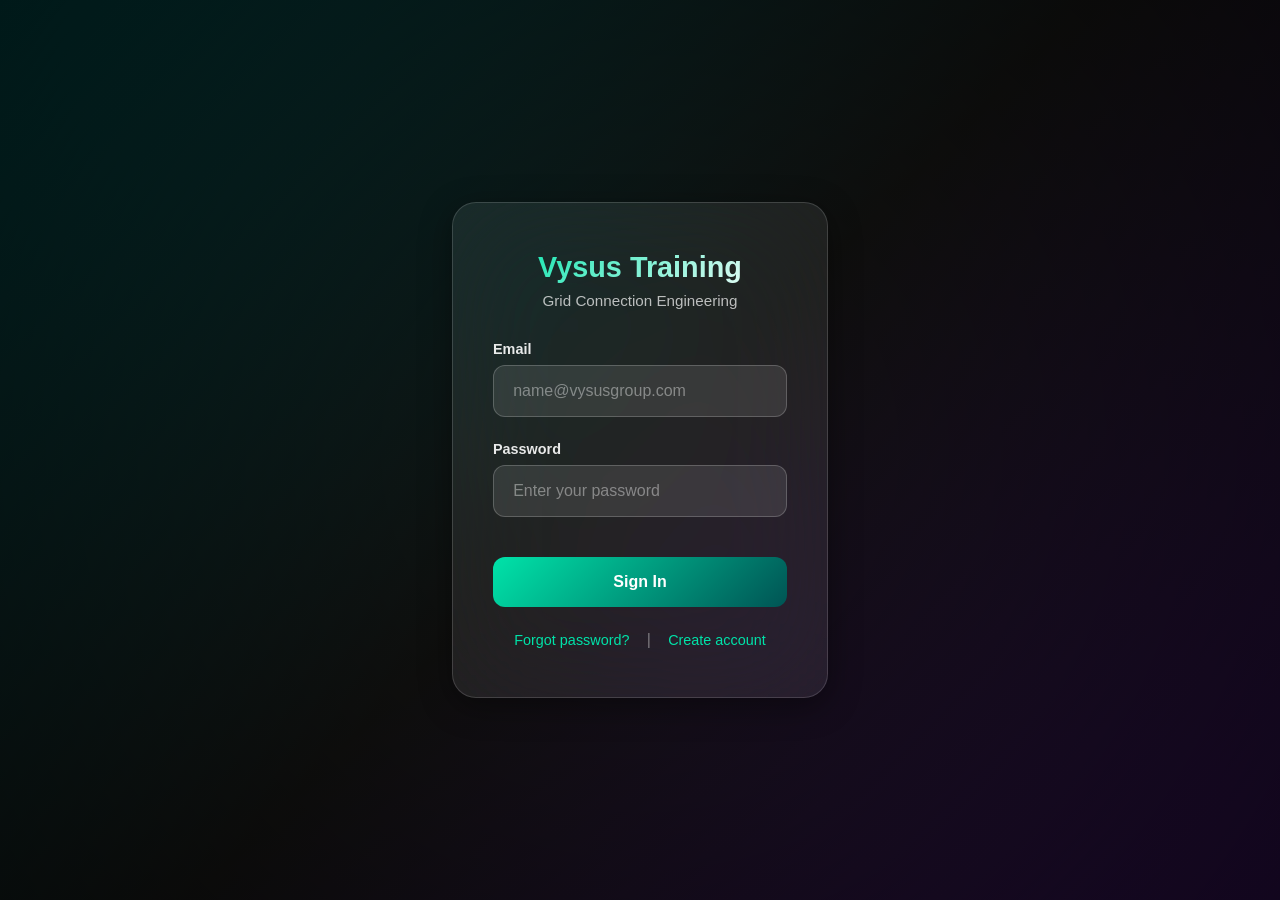
<file: login.html>
<!DOCTYPE html>
<html lang="en">
<head>
    <meta charset="UTF-8">
    <meta name="viewport" content="width=device-width, initial-scale=1.0">
    <title>Login - Vysus Training Platform</title>
    <link rel="icon" href="data:image/svg+xml,<svg xmlns='http://www.w3.org/2000/svg' viewBox='0 0 100 100'><text y='.9em' font-size='90'>⚡</text></svg>">
    <style>
        * { margin: 0; padding: 0; box-sizing: border-box; }
        :root {
            --stockholm-neon: #00E3A9;
            --malmo-green: #005454;
            --barcelona-dusk: #3c1363;
            --orlando-red: #f92d63;
            --trondheim-night: #1d1d1b;
            --white: #ffffff;
        }
        body {
            font-family: 'Segoe UI', Tahoma, Geneva, Verdana, sans-serif;
            min-height: 100vh;
            display: flex;
            align-items: center;
            justify-content: center;
            background: linear-gradient(135deg, var(--malmo-green) 0%, var(--trondheim-night) 50%, var(--barcelona-dusk) 100%);
            position: relative;
        }
        body::before {
            content: '';
            position: absolute;
            top: 0; left: 0; width: 100%; height: 100%;
            background: url('https://images.unsplash.com/photo-1473341304170-971dccb5ac1e?w=1920&q=90') center/cover;
            opacity: 0.3;
            z-index: 0;
        }
        body::after {
            content: '';
            position: absolute;
            top: 0; left: 0; width: 100%; height: 100%;
            background: radial-gradient(circle at center, rgba(0,0,0,0.4) 0%, rgba(0,0,0,0.7) 100%);
            z-index: 1;
        }
        .login-container {
            position: relative;
            z-index: 10;
            width: 100%;
            max-width: 440px;
            padding: 2rem;
        }
        .glass-card {
            background: rgba(255, 255, 255, 0.08);
            backdrop-filter: blur(60px) saturate(180%);
            -webkit-backdrop-filter: blur(60px) saturate(180%);
            border-radius: 24px;
            border: 1px solid rgba(255, 255, 255, 0.15);
            box-shadow: 0 8px 32px 0 rgba(0, 0, 0, 0.4);
            padding: 3rem 2.5rem;
            animation: floatIn 0.8s ease;
        }
        @keyframes floatIn {
            from { opacity: 0; transform: translateY(30px); }
            to { opacity: 1; transform: translateY(0); }
        }
        .logo { text-align: center; margin-bottom: 2rem; }
        .logo h1 {
            font-size: 1.8rem;
            background: linear-gradient(135deg, var(--stockholm-neon), var(--white));
            -webkit-background-clip: text;
            -webkit-text-fill-color: transparent;
            background-clip: text;
            margin-bottom: 0.5rem;
        }
        .logo p { color: rgba(255, 255, 255, 0.7); font-size: 0.95rem; }
        .form-group { margin-bottom: 1.5rem; }
        .form-group label {
            display: block;
            color: rgba(255, 255, 255, 0.9);
            font-size: 0.9rem;
            font-weight: 600;
            margin-bottom: 0.5rem;
        }
        .form-group input {
            width: 100%;
            padding: 1rem 1.2rem;
            background: rgba(255, 255, 255, 0.1);
            border: 1px solid rgba(255, 255, 255, 0.2);
            border-radius: 12px;
            color: white;
            font-size: 1rem;
            transition: all 0.3s ease;
        }
        .form-group input::placeholder { color: rgba(255, 255, 255, 0.4); }
        .form-group input:focus {
            outline: none;
            border-color: var(--stockholm-neon);
            background: rgba(255, 255, 255, 0.15);
            box-shadow: 0 0 20px rgba(0, 227, 169, 0.2);
        }
        .submit-btn {
            width: 100%;
            padding: 1rem;
            background: linear-gradient(135deg, var(--stockholm-neon), var(--malmo-green));
            border: none;
            border-radius: 12px;
            color: white;
            font-size: 1rem;
            font-weight: 700;
            cursor: pointer;
            transition: all 0.4s ease;
            margin-top: 1rem;
        }
        .submit-btn:hover { transform: translateY(-2px); box-shadow: 0 8px 30px rgba(0, 227, 169, 0.4); }
        .submit-btn:disabled { opacity: 0.6; cursor: not-allowed; transform: none; }
        .links { text-align: center; margin-top: 1.5rem; }
        .links a { color: var(--stockholm-neon); text-decoration: none; font-size: 0.9rem; }
        .links a:hover { color: var(--white); }
        .divider { color: rgba(255, 255, 255, 0.4); margin: 0 0.8rem; }
        .message {
            border-radius: 8px;
            padding: 1rem;
            font-size: 0.9rem;
            margin-bottom: 1.5rem;
            display: none;
        }
        .message.error { background: rgba(249, 45, 99, 0.2); border: 1px solid var(--orlando-red); color: var(--orlando-red); }
        .message.success { background: rgba(0, 227, 169, 0.2); border: 1px solid var(--stockholm-neon); color: var(--stockholm-neon); }
        .message.show { display: block; }
    </style>
</head>
<body>
    <div class="login-container">
        <div class="glass-card">
            <div class="logo">
                <h1>Vysus Training</h1>
                <p>Grid Connection Engineering</p>
            </div>
            <div id="error-message" class="message error"></div>
            <div id="success-message" class="message success"></div>
            <form id="login-form">
                <div class="form-group">
                    <label for="email">Email</label>
                    <input type="email" id="email" name="email" placeholder="name@vysusgroup.com" required autocomplete="email">
                </div>
                <div class="form-group">
                    <label for="password">Password</label>
                    <input type="password" id="password" name="password" placeholder="Enter your password" required autocomplete="current-password">
                </div>
                <button type="submit" class="submit-btn" id="submit-btn">Sign In</button>
            </form>
            <div class="links">
                <a href="/forgot-password">Forgot password?</a>
                <span class="divider">|</span>
                <a href="/register">Create account</a>
            </div>
        </div>
    </div>
    <script>
        const form = document.getElementById('login-form');
        const errorMessage = document.getElementById('error-message');
        const successMessage = document.getElementById('success-message');
        const submitBtn = document.getElementById('submit-btn');

        form.addEventListener('submit', async (e) => {
            e.preventDefault();
            errorMessage.classList.remove('show');
            successMessage.classList.remove('show');
            submitBtn.disabled = true;
            submitBtn.textContent = 'Signing in...';

            try {
                const response = await fetch('/api/auth/login', {
                    method: 'POST',
                    headers: { 'Content-Type': 'application/json' },
                    body: JSON.stringify({
                        email: document.getElementById('email').value,
                        password: document.getElementById('password').value
                    }),
                });
                const data = await response.json();
                if (response.ok) {
                    successMessage.textContent = 'Login successful! Redirecting...';
                    successMessage.classList.add('show');
                    setTimeout(() => { window.location.href = '/'; }, 1000);
                } else {
                    errorMessage.textContent = data.detail || 'Invalid email or password';
                    errorMessage.classList.add('show');
                    submitBtn.disabled = false;
                    submitBtn.textContent = 'Sign In';
                }
            } catch (error) {
                errorMessage.textContent = 'An error occurred. Please try again.';
                errorMessage.classList.add('show');
                submitBtn.disabled = false;
                submitBtn.textContent = 'Sign In';
            }
        });
    </script>
</body>
</html>
</file>
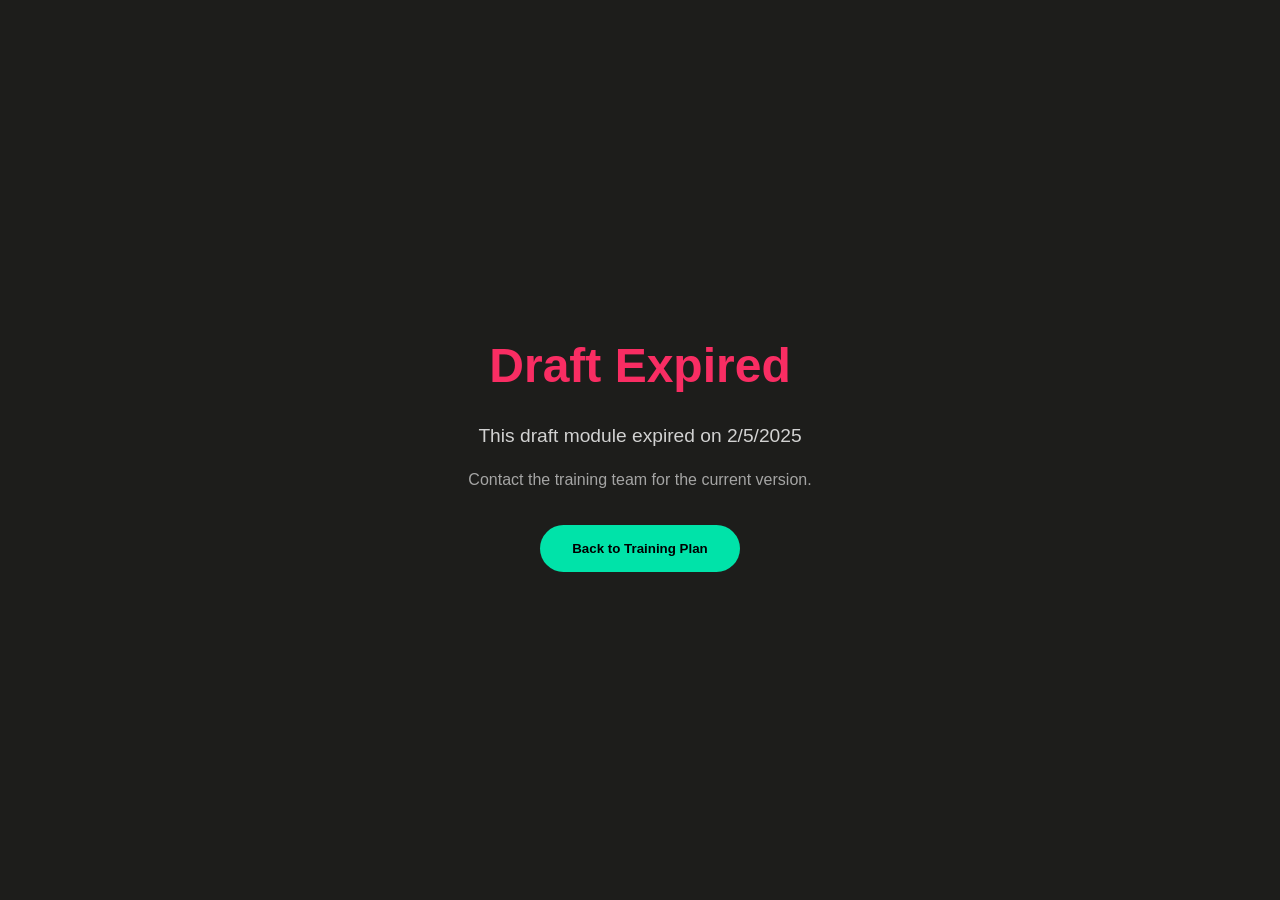
<file: module-access-standards.html>
<!DOCTYPE html>
<html lang="en">
<head>
    <meta charset="UTF-8">
    <meta name="viewport" content="width=device-width, initial-scale=1.0">
    <title>Access Standards & GPS Framework | Grid Engineering Training</title>
    <script>
        // Draft expiry - locks after 10 days from creation
        (function() {
            const CREATED_DATE = new Date('2025-01-26');
            const EXPIRY_DAYS = 10;
            const now = new Date();
            const diffTime = now - CREATED_DATE;
            const diffDays = Math.floor(diffTime / (1000 * 60 * 60 * 24));

            if (diffDays >= EXPIRY_DAYS) {
                document.addEventListener('DOMContentLoaded', function() {
                    document.body.innerHTML = '<div style="display:flex;align-items:center;justify-content:center;height:100vh;background:#1d1d1b;color:white;font-family:sans-serif;text-align:center;padding:2rem;"><div><h1 style="color:#f92d63;font-size:3rem;margin-bottom:1rem;">Draft Expired</h1><p style="font-size:1.2rem;opacity:0.8;">This draft module expired on ' + new Date(CREATED_DATE.getTime() + EXPIRY_DAYS * 24 * 60 * 60 * 1000).toLocaleDateString() + '</p><p style="margin-top:1rem;opacity:0.6;">Contact the training team for the current version.</p><button onclick="window.location.href=\'training-plan.html\'" style="margin-top:2rem;padding:1rem 2rem;background:#00E3A9;border:none;border-radius:50px;color:#000;font-weight:bold;cursor:pointer;">Back to Training Plan</button></div></div>';
                });
            }
        })();
    </script>
    <link rel="icon" href="data:image/svg+xml,<svg xmlns='http://www.w3.org/2000/svg' viewBox='0 0 100 100'><text y='.9em' font-size='90'>⚡</text></svg>">
    <style>
        * {
            margin: 0;
            padding: 0;
            box-sizing: border-box;
        }

        :root {
            --stockholm-neon: #00E3A9;
            --malmo-green: #005454;
            --barcelona-dusk: #3c1363;
            --houston-pink: #f188f4;
            --mumbai-magenta: #8e329c;
            --hellerup-royal: #05275e;
            --bath-sky: #4b81ef;
            --orlando-red: #f92d63;
            --trondheim-night: #1d1d1b;
            --scandinavia-rock: #485559;
            --bergen-rain: #dadada;
            --oslo-snow: #f8f8f8;
            --white: #ffffff;
        }

        body {
            font-family: 'Segoe UI', Tahoma, Geneva, Verdana, sans-serif;
            color: var(--trondheim-night);
            line-height: 1.6;
            min-height: 100vh;
            overflow-x: hidden;
            position: relative;
        }

        .background-container {
            position: fixed;
            top: 0;
            left: 0;
            width: 100%;
            height: 100%;
            z-index: -1;
            overflow: hidden;
        }

        .background-layer {
            position: absolute;
            top: 0;
            left: 0;
            width: 100%;
            height: 100%;
            opacity: 0;
            transition: opacity 2s cubic-bezier(0.4, 0, 0.2, 1);
            background-size: cover;
            background-position: center;
            background-repeat: no-repeat;
        }

        .background-layer.active {
            opacity: 1;
        }

        .background-layer::after {
            content: '';
            position: absolute;
            top: 0;
            left: 0;
            width: 100%;
            height: 100%;
            background: radial-gradient(circle at center, rgba(0,0,0,0.4) 0%, rgba(0,0,0,0.75) 100%);
        }

        #bg-welcome {
            background-image: url('https://images.unsplash.com/photo-1558618666-fcd25c85cd64?w=1920&q=95');
        }

        #bg-training {
            background-image: url('https://images.unsplash.com/photo-1509391366360-2e959784a276?w=1920&q=95');
        }

        #bg-quiz {
            background-image: url('https://images.unsplash.com/photo-1497440001374-f26997328c1b?w=1920&q=90');
        }

        #bg-reference {
            background-image: url('https://images.unsplash.com/photo-1532601224476-15c79f2f7a51?w=1920&q=95');
        }

        .tab-navigation {
            position: fixed;
            top: 2rem;
            left: 50%;
            transform: translateX(-50%);
            z-index: 10000;
            display: flex;
            gap: 0.5rem;
            padding: 0.5rem;
            background: rgba(255, 255, 255, 0.02);
            backdrop-filter: blur(80px) saturate(200%);
            -webkit-backdrop-filter: blur(80px) saturate(200%);
            border-radius: 50px;
            border: 1px solid rgba(255, 255, 255, 0.1);
            box-shadow: 0 8px 32px 0 rgba(0, 0, 0, 0.3);
            animation: floatIn 1s cubic-bezier(0.4, 0, 0.2, 1);
        }

        @keyframes floatIn {
            from { opacity: 0; transform: translateX(-50%) translateY(-30px); }
            to { opacity: 1; transform: translateX(-50%) translateY(0); }
        }

        .tab-btn {
            padding: 1rem 2.5rem;
            border: none;
            background: transparent;
            color: rgba(255, 255, 255, 0.6);
            font-size: 1rem;
            font-weight: 700;
            cursor: pointer;
            border-radius: 50px;
            transition: all 0.6s cubic-bezier(0.4, 0, 0.2, 1);
            position: relative;
            overflow: hidden;
            white-space: nowrap;
        }

        .tab-btn::before {
            content: '';
            position: absolute;
            top: 0; left: 0;
            width: 100%; height: 100%;
            background: linear-gradient(135deg, var(--stockholm-neon), var(--malmo-green));
            opacity: 0;
            transition: opacity 0.6s;
            border-radius: 50px;
            z-index: -1;
        }

        .tab-btn span { position: relative; z-index: 1; }
        .tab-btn:hover { color: white; transform: scale(1.05); }
        .tab-btn:hover::before { opacity: 0.4; }
        .tab-btn.active {
            background: linear-gradient(135deg, var(--stockholm-neon), var(--malmo-green));
            color: white;
            box-shadow: 0 4px 20px rgba(0, 227, 169, 0.5);
        }
        .tab-btn.active::before { opacity: 1; }

        .content-container {
            min-height: 100vh;
            padding: 8rem 2rem 4rem 2rem;
            position: relative;
        }

        .tab-content {
            opacity: 0;
            visibility: hidden;
            position: absolute;
            top: 8rem;
            left: 0; right: 0;
            transition: opacity 1.2s, visibility 1.2s, transform 1.2s;
            transform: translateY(40px);
        }

        .tab-content.active {
            opacity: 1;
            visibility: visible;
            position: relative;
            top: 0;
            transform: translateY(0);
        }

        .glass-card {
            background: rgba(255, 255, 255, 0.02);
            backdrop-filter: blur(80px) saturate(200%);
            -webkit-backdrop-filter: blur(80px) saturate(200%);
            border-radius: 30px;
            border: 1px solid rgba(255, 255, 255, 0.08);
            padding: 3rem;
            margin-bottom: 2.5rem;
            box-shadow: 0 8px 32px 0 rgba(0, 0, 0, 0.25);
            transition: all 0.8s;
            max-width: 1400px;
            margin-left: auto;
            margin-right: auto;
        }

        .glass-card:hover {
            transform: translateY(-10px);
            background: rgba(255, 255, 255, 0.04);
            border-color: rgba(0, 227, 169, 0.2);
        }

        .glass-hero {
            text-align: center;
            color: white;
            animation: fadeInUp 1.2s cubic-bezier(0.4, 0, 0.2, 1) 0.3s both;
        }

        .glass-hero h1 {
            font-size: 4rem;
            margin-bottom: 1.5rem;
            font-weight: 700;
            background: linear-gradient(135deg, var(--stockholm-neon), white, var(--bath-sky));
            -webkit-background-clip: text;
            -webkit-text-fill-color: transparent;
            background-clip: text;
        }

        @keyframes fadeInUp {
            from { opacity: 0; transform: translateY(60px); }
            to { opacity: 1; transform: translateY(0); }
        }

        .glass-hero .tagline {
            font-size: 2rem;
            margin-bottom: 1rem;
            font-weight: 300;
            letter-spacing: 2px;
            color: var(--stockholm-neon);
        }

        .glass-hero .subtitle {
            font-size: 1.2rem;
            opacity: 0.85;
        }

        .content-section { color: white; margin-bottom: 2rem; }
        .content-section h2 { font-size: 2.5rem; margin-bottom: 1.5rem; color: white; }
        .content-section h3 { font-size: 1.8rem; margin-bottom: 1rem; color: var(--stockholm-neon); margin-top: 2rem; }
        .content-section h4 { font-size: 1.4rem; margin-bottom: 0.75rem; color: var(--bath-sky); margin-top: 1.5rem; }
        .content-section p { font-size: 1.1rem; line-height: 1.8; color: rgba(255, 255, 255, 0.9); margin-bottom: 1rem; }
        .content-section ul, .content-section ol { margin-left: 2rem; margin-bottom: 1.5rem; }
        .content-section li { font-size: 1.05rem; line-height: 1.8; color: rgba(255, 255, 255, 0.9); margin-bottom: 0.75rem; }
        .content-section strong { color: var(--stockholm-neon); }

        .info-box {
            background: rgba(75, 129, 239, 0.15);
            border-left: 4px solid var(--bath-sky);
            border-radius: 10px;
            padding: 1.5rem;
            margin: 1.5rem 0;
        }
        .info-box h4 { color: var(--bath-sky); margin-bottom: 0.5rem; margin-top: 0; }

        .success-box {
            background: rgba(0, 227, 169, 0.15);
            border-left: 4px solid var(--stockholm-neon);
            border-radius: 10px;
            padding: 1.5rem;
            margin: 1.5rem 0;
        }
        .success-box h4 { color: var(--stockholm-neon); margin-bottom: 0.5rem; margin-top: 0; }

        .warning-box {
            background: rgba(249, 45, 99, 0.15);
            border-left: 4px solid var(--orlando-red);
            border-radius: 10px;
            padding: 1.5rem;
            margin: 1.5rem 0;
        }
        .warning-box h4 { color: var(--orlando-red); margin-bottom: 0.5rem; margin-top: 0; }

        .technical-box {
            background: rgba(142, 50, 156, 0.15);
            border-left: 4px solid var(--mumbai-magenta);
            border-radius: 10px;
            padding: 1.5rem;
            margin: 1.5rem 0;
        }
        .technical-box h4 { color: var(--mumbai-magenta); margin-bottom: 0.5rem; margin-top: 0; }

        .mentor-box {
            background: rgba(241, 136, 244, 0.15);
            border-left: 4px solid var(--houston-pink);
            border-radius: 10px;
            padding: 1.5rem;
            margin: 1.5rem 0;
        }
        .mentor-box h4 { color: var(--houston-pink); margin-bottom: 0.5rem; margin-top: 0; }

        .data-table {
            width: 100%;
            border-collapse: separate;
            border-spacing: 0;
            margin: 1.5rem 0;
            border-radius: 15px;
            overflow: hidden;
        }

        .data-table thead {
            background: linear-gradient(135deg, var(--stockholm-neon), var(--malmo-green));
        }

        .data-table th {
            padding: 1.2rem;
            text-align: left;
            font-weight: 700;
            color: white;
        }

        .data-table td {
            padding: 1rem 1.2rem;
            background: rgba(255, 255, 255, 0.03);
            border-bottom: 1px solid rgba(255, 255, 255, 0.05);
            color: rgba(255, 255, 255, 0.9);
        }

        .data-table tbody tr:hover td {
            background: rgba(255, 255, 255, 0.08);
        }

        .btn {
            padding: 1.2rem 3rem;
            font-size: 1.1rem;
            font-weight: 700;
            border: none;
            border-radius: 50px;
            cursor: pointer;
            transition: all 0.4s;
            box-shadow: 0 8px 30px rgba(0, 0, 0, 0.3);
        }

        .btn-primary {
            background: linear-gradient(135deg, var(--stockholm-neon), var(--malmo-green));
            color: white;
        }

        .btn-primary:hover {
            transform: translateY(-5px);
            box-shadow: 0 15px 40px rgba(0, 227, 169, 0.5);
        }

        .btn-secondary {
            background: rgba(255, 255, 255, 0.1);
            color: white;
            border: 2px solid rgba(255, 255, 255, 0.2);
        }

        .btn-secondary:hover {
            background: rgba(255, 255, 255, 0.2);
            transform: translateY(-3px);
        }

        .btn-group {
            display: flex;
            gap: 1rem;
            justify-content: center;
            margin-top: 2rem;
            flex-wrap: wrap;
        }

        .back-to-plan {
            position: fixed;
            top: 1rem;
            left: 1rem;
            z-index: 9999;
        }

        .back-btn {
            background: rgba(255, 255, 255, 0.1);
            backdrop-filter: blur(30px);
            border: 1px solid rgba(255, 255, 255, 0.2);
            color: white;
            padding: 0.8rem 1.5rem;
            border-radius: 50px;
            cursor: pointer;
            transition: all 0.4s;
            font-size: 0.9rem;
            font-weight: 600;
        }

        .back-btn:hover {
            background: rgba(0, 227, 169, 0.2);
            border-color: var(--stockholm-neon);
            transform: translateX(-5px);
        }

        .quiz-container { max-width: 900px; margin: 0 auto; }

        .quiz-card {
            background: rgba(255, 255, 255, 0.03);
            backdrop-filter: blur(60px);
            border-radius: 25px;
            padding: 3rem;
            border: 1px solid rgba(255, 255, 255, 0.1);
            margin-bottom: 2rem;
        }

        .question-text {
            font-size: 1.5rem;
            color: white;
            margin-bottom: 2rem;
            line-height: 1.6;
        }

        .answer-option {
            background: rgba(255, 255, 255, 0.02);
            border: 2px solid rgba(255, 255, 255, 0.1);
            border-radius: 15px;
            padding: 1.5rem;
            margin-bottom: 1rem;
            cursor: pointer;
            transition: all 0.4s;
            color: rgba(255, 255, 255, 0.9);
            font-size: 1.1rem;
        }

        .answer-option:hover {
            background: rgba(0, 227, 169, 0.1);
            border-color: var(--stockholm-neon);
            transform: translateX(10px);
        }

        .answer-option.selected {
            background: rgba(0, 227, 169, 0.2);
            border-color: var(--stockholm-neon);
            box-shadow: 0 0 20px rgba(0, 227, 169, 0.3);
        }

        .progress-glass {
            background: rgba(255, 255, 255, 0.05);
            border-radius: 50px;
            height: 20px;
            overflow: hidden;
            margin: 2rem 0;
            border: 1px solid rgba(255, 255, 255, 0.1);
        }

        .progress-fill {
            height: 100%;
            background: linear-gradient(90deg, var(--stockholm-neon), var(--malmo-green));
            border-radius: 50px;
            transition: width 0.6s;
            box-shadow: 0 0 20px rgba(0, 227, 169, 0.5);
        }

        .standard-card {
            background: rgba(255, 255, 255, 0.03);
            border: 2px solid rgba(255, 255, 255, 0.1);
            border-radius: 20px;
            padding: 2rem;
            margin-bottom: 1.5rem;
        }

        .standard-card.aas { border-color: rgba(0, 227, 169, 0.5); }
        .standard-card.nas { border-color: rgba(75, 129, 239, 0.5); }
        .standard-card.mas { border-color: rgba(249, 45, 99, 0.5); }

        .standard-header {
            display: flex;
            justify-content: space-between;
            align-items: center;
            margin-bottom: 1rem;
        }

        .standard-badge {
            padding: 0.5rem 1rem;
            border-radius: 20px;
            font-size: 0.85rem;
            font-weight: 700;
        }

        .badge-aas { background: var(--stockholm-neon); color: #000; }
        .badge-nas { background: var(--bath-sky); color: white; }
        .badge-mas { background: var(--orlando-red); color: white; }

        @media (max-width: 768px) {
            .glass-hero h1 { font-size: 2.5rem; }
            .glass-card { padding: 2rem; }
            .content-section h2 { font-size: 2rem; }
            .tab-btn { padding: 0.8rem 1.5rem; font-size: 0.9rem; }
        }
    </style>
</head>
<body>
    <div class="background-container">
        <div class="background-layer active" id="bg-welcome"></div>
        <div class="background-layer" id="bg-training"></div>
        <div class="background-layer" id="bg-quiz"></div>
        <div class="background-layer" id="bg-reference"></div>
    </div>

    <div class="back-to-plan">
        <button class="back-btn" onclick="window.location.href='training-plan.html'">
            ← Back to Training Plan
        </button>
    </div>

    <nav class="tab-navigation">
        <button class="tab-btn active" onclick="switchTab('welcome')" data-tab="welcome">
            <span>Welcome</span>
        </button>
        <button class="tab-btn" onclick="switchTab('training')" data-tab="training">
            <span>Training</span>
        </button>
        <button class="tab-btn" onclick="switchTab('quiz')" data-tab="quiz">
            <span>Quiz</span>
        </button>
        <button class="tab-btn" onclick="switchTab('reference')" data-tab="reference">
            <span>Reference</span>
        </button>
    </nav>

    <div class="content-container">

        <!-- WELCOME TAB -->
        <div class="tab-content active" id="welcome-content">
            <div class="glass-card glass-hero">
                <h1>Access Standards & GPS Framework</h1>
                <p class="tagline">Understanding Technical Performance Requirements</p>
                <p class="subtitle">Entry Level | Schedule 5.2 Deep Dive | AEMO Assessment Guide</p>
                <div style="margin-top: 3rem;">
                    <button class="btn btn-primary" onclick="switchTab('training')">Start Learning</button>
                    <button class="btn btn-secondary" onclick="switchTab('reference')">Quick Reference</button>
                </div>
            </div>

            <div class="glass-card">
                <div class="content-section">
                    <h2>Module Overview</h2>
                    <p>
                        This module builds on your understanding of NER Chapter 5 to explore the technical heart of grid connections:
                        Access Standards and the Generator Performance Standards (GPS) framework. You'll learn what AEMO and NSPs
                        are actually looking for when they assess a connection application.
                    </p>
                    <p>
                        By the end of this module, you'll be able to read a GPS template and understand what each requirement means,
                        why it matters, and what kind of evidence is needed to demonstrate compliance.
                    </p>

                    <div class="mentor-box">
                        <h4>From Your Lead Engineer</h4>
                        <p>
                            "This is where the rubber meets the road. Understanding access standards is what separates engineers who
                            can fill out forms from engineers who can actually solve connection challenges. When a client asks 'why is
                            our GPS taking so long?', 99% of the time it's because of negotiated access standards. If you understand
                            this module, you'll understand why some projects sail through and others get stuck in months of RFIs."
                        </p>
                    </div>
                </div>

                <div class="content-section">
                    <h3>Learning Objectives</h3>
                    <ul>
                        <li>Understand the structure and purpose of Schedule 5.2 access standards</li>
                        <li>Explain the difference between Automatic, Negotiated, and Minimum Access Standards</li>
                        <li>Navigate the AEMO GPS template and identify key technical requirements</li>
                        <li>Understand what technical evidence is required for each GPS clause</li>
                        <li>Know when negotiation is likely required and what justification is needed</li>
                        <li>Understand the role of simulation models (PSS/E and PSCAD) in GPS assessment</li>
                        <li>Identify common pitfalls that cause GPS submissions to fail or be delayed</li>
                    </ul>
                </div>

                <div class="content-section">
                    <h3>Module Details</h3>
                    <div style="display: grid; grid-template-columns: repeat(auto-fit, minmax(200px, 1fr)); gap: 2rem; margin-top: 1rem;">
                        <div style="text-align: center;">
                            <div style="font-size: 2.5rem; margin-bottom: 0.5rem;">60-90</div>
                            <div style="font-size: 1.2rem; color: var(--stockholm-neon); font-weight: 600;">Minutes</div>
                            <div style="opacity: 0.8;">Estimated Duration</div>
                        </div>
                        <div style="text-align: center;">
                            <div style="font-size: 2.5rem; margin-bottom: 0.5rem;">12</div>
                            <div style="font-size: 1.2rem; color: var(--stockholm-neon); font-weight: 600;">Questions</div>
                            <div style="opacity: 0.8;">Knowledge Check</div>
                        </div>
                        <div style="text-align: center;">
                            <div style="font-size: 2.5rem; margin-bottom: 0.5rem;">600</div>
                            <div style="font-size: 1.2rem; color: var(--stockholm-neon); font-weight: 600;">Points</div>
                            <div style="opacity: 0.8;">Maximum Score</div>
                        </div>
                    </div>
                </div>

                <div class="content-section">
                    <h3>Prerequisites</h3>
                    <ul>
                        <li>Completed "NER Chapter 5 Introduction" module</li>
                        <li>Basic understanding of power systems concepts</li>
                        <li>Familiarity with grid connection terminology</li>
                    </ul>
                </div>
            </div>
        </div>

        <!-- TRAINING TAB -->
        <div class="tab-content" id="training-content">
            <div class="glass-card glass-hero">
                <h1>Access Standards Deep Dive</h1>
                <p class="tagline">The Technical Requirements That Matter</p>
            </div>

            <div class="glass-card">
                <div class="content-section">
                    <h2>Part 1: The Three Levels of Access Standards</h2>

                    <p>
                        Every technical requirement in Schedule 5.2 has three levels of performance that can be agreed. Understanding
                        these levels is fundamental to GPS work.
                    </p>

                    <div class="standard-card aas">
                        <div class="standard-header">
                            <h4 style="color: var(--stockholm-neon); margin: 0;">Automatic Access Standard (AAS)</h4>
                            <span class="standard-badge badge-aas">TARGET</span>
                        </div>
                        <p>
                            The "gold standard" - if you can demonstrate compliance with the AAS, AEMO must accept it without negotiation.
                            This is what we aim for wherever possible because it simplifies and speeds up the assessment process.
                        </p>
                        <ul>
                            <li><strong>Advantage:</strong> No negotiation required - automatic acceptance</li>
                            <li><strong>Requirement:</strong> Must provide evidence demonstrating compliance</li>
                            <li><strong>Reality:</strong> Modern equipment can usually achieve AAS for most clauses</li>
                        </ul>
                    </div>

                    <div class="standard-card nas">
                        <div class="standard-header">
                            <h4 style="color: var(--bath-sky); margin: 0;">Negotiated Access Standard (NAS)</h4>
                            <span class="standard-badge badge-nas">NEGOTIATE</span>
                        </div>
                        <p>
                            When AAS cannot be achieved, a generator can propose a Negotiated Access Standard. This requires
                            justification and agreement from AEMO and the NSP.
                        </p>
                        <ul>
                            <li><strong>Requirement:</strong> Must be "as close as practicable" to AAS</li>
                            <li><strong>Justification:</strong> Technical reasons why AAS cannot be achieved</li>
                            <li><strong>Assessment:</strong> AEMO considers impact on system security and other generators</li>
                            <li><strong>Timeline:</strong> Adds time to the GPS process due to negotiation</li>
                        </ul>
                    </div>

                    <div class="standard-card mas">
                        <div class="standard-header">
                            <h4 style="color: var(--orlando-red); margin: 0;">Minimum Access Standard (MAS)</h4>
                            <span class="standard-badge badge-mas">FLOOR</span>
                        </div>
                        <p>
                            The absolute floor - you cannot connect if your performance is below this level. The MAS exists to
                            protect the power system from generators that would cause unacceptable impact.
                        </p>
                        <ul>
                            <li><strong>Critical Rule:</strong> Cannot connect if below MAS</li>
                            <li><strong>Purpose:</strong> Protects system security and reliability</li>
                            <li><strong>Reality:</strong> Very rare for modern equipment to not meet MAS</li>
                        </ul>
                    </div>

                    <div class="mentor-box">
                        <h4>Practical Reality</h4>
                        <p>
                            "Here's what years of experience have taught me: aiming for AAS everywhere isn't always the smartest
                            approach. In weak networks with low Short Circuit Ratio (SCR), some AAS values - like the 40ms reactive
                            current rise time in S5.2.5.5 - can actually cause instability. A well-justified NAS that ensures stable
                            operation is better than an AAS that causes problems. The key is understanding WHY each standard exists."
                        </p>
                    </div>
                </div>
            </div>

            <div class="glass-card">
                <div class="content-section">
                    <h2>Part 2: Key Schedule 5.2.5 Requirements Explained</h2>

                    <p>
                        Let's walk through the most important technical requirements you'll encounter. For each one, we'll explain
                        what it means, why it matters, and what evidence is typically needed.
                    </p>

                    <h3>S5.2.5.1 - Reactive Power Capability</h3>

                    <p>
                        This clause defines how much reactive power (Q) the generator must be able to supply to or absorb from
                        the network. Reactive power is essential for voltage control.
                    </p>

                    <div class="technical-box">
                        <h4>What the AAS Requires</h4>
                        <p>
                            The generating system must be capable of supplying and absorbing reactive power of at least
                            <strong>0.395 times its rated active power</strong> at any voltage level at the connection point
                            within ±10% of nominal, across its entire active power output range.
                        </p>
                        <p style="margin-top: 0.5rem;">
                            <strong>In Plain English:</strong> A 100MW generator must be able to provide or absorb at least
                            39.5 MVAr of reactive power at any power output level.
                        </p>
                    </div>

                    <h4>What Evidence is Needed:</h4>
                    <ul>
                        <li><strong>P-Q Capability Curve:</strong> Shows reactive power capability across all operating points</li>
                        <li><strong>Inverter/Generator Specifications:</strong> Manufacturer data confirming capability</li>
                        <li><strong>Simulation Results:</strong> PSS/E or PSCAD tests at voltage corner points (0.9, 1.0, 1.1 pu)</li>
                        <li><strong>Limiter Settings:</strong> Documentation of any control limiters that may constrain Q output</li>
                    </ul>

                    <div class="info-box">
                        <h4>Why This Matters</h4>
                        <p>
                            Reactive power is critical for voltage regulation. Without adequate reactive capability, the generator
                            cannot support network voltage during high or low demand periods. This is particularly important in
                            remote areas where the network is "weak" and voltage can swing significantly.
                        </p>
                    </div>

                    <h3>S5.2.5.5 - Fault Ride-Through (Contingency Response)</h3>

                    <p>
                        This is often the most complex and scrutinized clause. It defines how the generator must respond to
                        network faults (short circuits) and disturbances.
                    </p>

                    <div class="technical-box">
                        <h4>Key Requirements</h4>
                        <ul style="margin-top: 0.5rem;">
                            <li><strong>Continuous Uninterrupted Operation:</strong> Must stay connected during faults within defined voltage/time envelopes</li>
                            <li><strong>Reactive Current Injection:</strong> Must inject reactive current to support voltage during faults
                                (AAS: at least 4% of max current for each 1% voltage drop)</li>
                            <li><strong>Active Power Recovery:</strong> Must recover active power within specified time after fault clears
                                (AAS: 100ms for full recovery)</li>
                            <li><strong>Multiple Fault Ride-Through:</strong> Must handle multiple sequential faults</li>
                        </ul>
                    </div>

                    <div class="warning-box">
                        <h4>Common Negotiation Trigger</h4>
                        <p>
                            The 100ms active power recovery time and 4% reactive current gain can be problematic in weak networks.
                            Large generating systems in low SCR conditions may need longer recovery times or adjusted reactive
                            current gains to maintain stability. This is one of the most common areas requiring NAS.
                        </p>
                    </div>

                    <h4>Evidence Requirements:</h4>
                    <ul>
                        <li><strong>PSCAD EMT Studies:</strong> Time-domain simulation of fault response (critical)</li>
                        <li><strong>Fault Ride-Through Curves:</strong> Voltage vs time envelopes showing ride-through capability</li>
                        <li><strong>Reactive Current Injection Profile:</strong> Demonstration of Iq injection during faults</li>
                        <li><strong>Recovery Characteristics:</strong> Active power recovery trajectories post-fault</li>
                    </ul>

                    <h3>S5.2.5.11 - Frequency Control (Primary Frequency Response)</h3>

                    <p>
                        Since the introduction of Mandatory Primary Frequency Response (MPFR), this clause has become increasingly
                        important. It requires generators to automatically adjust output in response to frequency deviations.
                    </p>

                    <div class="technical-box">
                        <h4>Key Requirements</h4>
                        <ul style="margin-top: 0.5rem;">
                            <li><strong>Deadband:</strong> ±15 mHz (no response required within this band)</li>
                            <li><strong>Droop Response:</strong> P(f) droop curve defining power response to frequency</li>
                            <li><strong>Response Time:</strong> Must respond within specified timeframes</li>
                            <li><strong>Sustained Response:</strong> Must maintain response for duration of frequency event</li>
                        </ul>
                    </div>

                    <h4>Evidence Requirements:</h4>
                    <ul>
                        <li><strong>P(f) Droop Curve:</strong> Documented frequency response characteristic</li>
                        <li><strong>Playback Testing:</strong> Simulation of plant response to frequency events</li>
                        <li><strong>Controller Settings:</strong> PPC settings for frequency response</li>
                    </ul>

                    <h3>S5.2.5.13 - Voltage Control</h3>

                    <p>
                        Defines how the generator controls voltage at the connection point through reactive power adjustment.
                    </p>

                    <div class="technical-box">
                        <h4>Key Requirements</h4>
                        <ul style="margin-top: 0.5rem;">
                            <li><strong>Control Mode:</strong> Typically voltage droop control (Q(V) characteristic)</li>
                            <li><strong>Setpoint Response:</strong> Must respond to voltage setpoint changes</li>
                            <li><strong>Settling Time:</strong> Response must settle within specified time</li>
                            <li><strong>Limiter Behaviour:</strong> Response when reaching reactive power limits</li>
                        </ul>
                    </div>

                    <h4>Evidence Requirements:</h4>
                    <ul>
                        <li><strong>Q(V) Droop Curves:</strong> Voltage-reactive power characteristic</li>
                        <li><strong>Step Response Tests:</strong> Simulation of setpoint changes</li>
                        <li><strong>5% Voltage Disturbance Tests:</strong> Response to network voltage changes</li>
                    </ul>
                </div>
            </div>

            <div class="glass-card">
                <div class="content-section">
                    <h2>Part 3: The AEMO GPS Template</h2>

                    <p>
                        The GPS Template is the official document where performance standards are proposed and recorded. Understanding
                        its structure is essential for anyone working on connection projects.
                    </p>

                    <h3>Template Structure Overview</h3>

                    <table class="data-table">
                        <thead>
                            <tr>
                                <th>Section</th>
                                <th>Contents</th>
                                <th>Your Responsibility</th>
                            </tr>
                        </thead>
                        <tbody>
                            <tr>
                                <td>Project Information</td>
                                <td>Site details, capacity, technology</td>
                                <td>Complete all project particulars</td>
                            </tr>
                            <tr>
                                <td>Connection Details</td>
                                <td>Connection point, voltage, NSP</td>
                                <td>Confirm with NSP</td>
                            </tr>
                            <tr>
                                <td>Equipment Schedule</td>
                                <td>Inverters, transformers, etc.</td>
                                <td>Detailed specifications required</td>
                            </tr>
                            <tr>
                                <td>S5.2.5.x Tables</td>
                                <td>Each technical requirement</td>
                                <td>Mark A or N, provide values and evidence</td>
                            </tr>
                            <tr>
                                <td>Supporting Studies</td>
                                <td>References to technical reports</td>
                                <td>List all attached studies</td>
                            </tr>
                        </tbody>
                    </table>

                    <h3>Completing the Standard Tables</h3>

                    <p>For each S5.2.5 clause, the template requires you to complete columns indicating:</p>

                    <ul>
                        <li><strong>Column 4 (A/N):</strong> Are you proposing Automatic (A) or Negotiated (N)?</li>
                        <li><strong>Column 5 (Proposed Value):</strong> The specific value or performance you're proposing</li>
                        <li><strong>Column 6 (Evidence):</strong> Reference to supporting documentation</li>
                        <li><strong>Column 7 (Justification):</strong> If N, why can't AAS be achieved?</li>
                    </ul>

                    <div class="info-box">
                        <h4>Example Entry</h4>
                        <p>
                            <strong>Clause:</strong> S5.2.5.1 Reactive Power Capability<br>
                            <strong>A/N:</strong> A<br>
                            <strong>Proposed:</strong> ±0.395 pu at all operating points<br>
                            <strong>Evidence:</strong> "Refer to Section 4.2 of GPS Technical Report, P-Q Capability Curves"<br>
                        </p>
                    </div>

                    <div class="mentor-box">
                        <h4>Pro Tips for GPS Template</h4>
                        <ul style="margin-top: 0.5rem;">
                            <li>Be specific with your proposed values - "meets AAS" is not acceptable</li>
                            <li>Cross-reference evidence clearly - AEMO will look up every reference</li>
                            <li>If proposing NAS, provide detailed technical justification upfront</li>
                            <li>Use consistent terminology throughout - match the NER wording exactly</li>
                            <li>Keep a version control log - GPS templates often go through multiple revisions</li>
                        </ul>
                    </div>
                </div>
            </div>

            <div class="glass-card">
                <div class="content-section">
                    <h2>Part 4: Simulation Models - The Evidence Engine</h2>

                    <p>
                        Simulation models are critical evidence for GPS compliance. AEMO and NSPs use these models to verify
                        your claimed performance and to assess system-wide impacts.
                    </p>

                    <h3>Two Types of Models Required</h3>

                    <div class="standard-card">
                        <h4 style="color: var(--bath-sky);">PSS/E Models (RMS - Root Mean Square)</h4>
                        <p>
                            PSS/E is an RMS (phasor) simulation tool used for:
                        </p>
                        <ul>
                            <li>Steady-state load flow analysis</li>
                            <li>Dynamic stability studies (seconds-to-minutes timescale)</li>
                            <li>Contingency analysis</li>
                            <li>Large-scale system studies</li>
                        </ul>
                        <p style="margin-top: 0.5rem;">
                            <strong>Accuracy:</strong> Good for slower dynamics, not suitable for fast transients
                        </p>
                    </div>

                    <div class="standard-card">
                        <h4 style="color: var(--stockholm-neon);">PSCAD Models (EMT - Electromagnetic Transient)</h4>
                        <p>
                            PSCAD is an EMT simulation tool that captures fast electromagnetic dynamics:
                        </p>
                        <ul>
                            <li>Fault ride-through behaviour (milliseconds timescale)</li>
                            <li>Inverter switching dynamics</li>
                            <li>Control system response</li>
                            <li>High-frequency harmonics</li>
                            <li>Weak grid interactions</li>
                        </ul>
                        <p style="margin-top: 0.5rem;">
                            <strong>Accuracy:</strong> Essential for inverter-based generation - PSS/E alone is not sufficient
                        </p>
                    </div>

                    <div class="warning-box">
                        <h4>Model Validation is Critical</h4>
                        <p>
                            AEMO's Dynamic Model Acceptance Test Guideline (DMAG) specifies over 400 simulation tests that models
                            must pass before being accepted. Models must demonstrate ±10% accuracy against specified test cases.
                            Poor-quality models are a major cause of GPS delays.
                        </p>
                    </div>

                    <h3>AEMO's Connection Simulation Tool (CST)</h3>

                    <p>
                        AEMO provides access to their large-scale EMT power system model through the Connection Simulation Tool.
                        This allows applicants to test their plant against realistic network conditions rather than simplified
                        Single Machine Infinite Bus (SMIB) models.
                    </p>

                    <div class="success-box">
                        <h4>Best Practice</h4>
                        <p>
                            "Confirm model compatibility with AEMO before submitting your application. A completed Connection
                            Application Submission Review Checklist should accompany your submission. Nothing delays a project
                            more than discovering model issues after formal submission."
                        </p>
                    </div>
                </div>
            </div>

            <div class="glass-card">
                <div class="content-section">
                    <h2>Part 5: The Assessment Process - What to Expect</h2>

                    <p>
                        Understanding how AEMO and NSPs assess GPS submissions helps you prepare better documentation
                        and anticipate potential issues.
                    </p>

                    <h3>AEMO Assessment Approach</h3>

                    <ol>
                        <li><strong>Completeness Check:</strong> Are all required documents and information provided?</li>
                        <li><strong>Technical Review:</strong> Do proposed standards meet requirements? Is evidence adequate?</li>
                        <li><strong>Model Validation:</strong> Do simulation models meet DMAG requirements?</li>
                        <li><strong>System Impact Assessment:</strong> Will the generator adversely affect system security?</li>
                        <li><strong>NAS Evaluation:</strong> For negotiated standards - is justification acceptable?</li>
                    </ol>

                    <h3>The RFI Process</h3>

                    <p>
                        Request for Information (RFI) is AEMO's formal process for seeking clarification or additional evidence.
                        Multiple RFI rounds are common.
                    </p>

                    <table class="data-table">
                        <thead>
                            <tr>
                                <th>RFI Type</th>
                                <th>Common Causes</th>
                                <th>How to Avoid</th>
                            </tr>
                        </thead>
                        <tbody>
                            <tr>
                                <td>Missing Information</td>
                                <td>Incomplete template, missing studies</td>
                                <td>Use AEMO checklist before submission</td>
                            </tr>
                            <tr>
                                <td>Unclear Evidence</td>
                                <td>Vague references, unclear methodology</td>
                                <td>Be specific, include methodology details</td>
                            </tr>
                            <tr>
                                <td>Technical Concerns</td>
                                <td>Performance doesn't meet requirements</td>
                                <td>Thorough internal review before submission</td>
                            </tr>
                            <tr>
                                <td>Model Issues</td>
                                <td>Models fail validation tests</td>
                                <td>Pre-validate with OEM and AEMO</td>
                            </tr>
                            <tr>
                                <td>NAS Justification</td>
                                <td>Insufficient justification for negotiated</td>
                                <td>Provide detailed technical reasoning</td>
                            </tr>
                        </tbody>
                    </table>

                    <div class="mentor-box">
                        <h4>Managing Expectations</h4>
                        <p>
                            "I tell every client: plan for 2-4 RFI rounds. Even well-prepared submissions typically have at least
                            one round of clarifications. The goal isn't zero RFIs - it's ensuring each RFI response fully addresses
                            AEMO's concerns so you don't get the same question twice. Build 4-6 months into your schedule for the
                            GPS assessment process."
                        </p>
                    </div>

                    <h3>Timeline Expectations</h3>

                    <table class="data-table">
                        <thead>
                            <tr>
                                <th>Stage</th>
                                <th>NER Timeframe</th>
                                <th>Practical Reality</th>
                            </tr>
                        </thead>
                        <tbody>
                            <tr>
                                <td>Initial AEMO Review</td>
                                <td>20-30 business days</td>
                                <td>Usually met</td>
                            </tr>
                            <tr>
                                <td>RFI Response</td>
                                <td>15-20 business days</td>
                                <td>Depends on complexity</td>
                            </tr>
                            <tr>
                                <td>Follow-up Review</td>
                                <td>10-15 business days</td>
                                <td>Per RFI round</td>
                            </tr>
                            <tr>
                                <td>Total GPS Process</td>
                                <td>Mandated timeframes exist but...</td>
                                <td>3-6 months typical, 6-9 for complex</td>
                            </tr>
                        </tbody>
                    </table>
                </div>
            </div>

            <div class="glass-card">
                <div class="content-section">
                    <h2>Part 6: Common Pitfalls and How to Avoid Them</h2>

                    <div class="warning-box">
                        <h4>Pitfall 1: Using Generic Equipment Data</h4>
                        <p>
                            <strong>Problem:</strong> Using default or generic inverter parameters instead of project-specific data<br>
                            <strong>Result:</strong> Studies don't reflect actual plant behaviour, leading to RFIs or failed commissioning<br>
                            <strong>Solution:</strong> Obtain project-specific parameters from equipment supplier early
                        </p>
                    </div>

                    <div class="warning-box">
                        <h4>Pitfall 2: Underestimating Weak Grid Effects</h4>
                        <p>
                            <strong>Problem:</strong> Studies performed at high SCR that don't reflect actual weak network<br>
                            <strong>Result:</strong> Plant unstable when commissioned, performance standards not achievable<br>
                            <strong>Solution:</strong> Always study at minimum expected SCR conditions
                        </p>
                    </div>

                    <div class="warning-box">
                        <h4>Pitfall 3: Late Model Development</h4>
                        <p>
                            <strong>Problem:</strong> Starting model development after connection application<br>
                            <strong>Result:</strong> Delays while waiting for validated models<br>
                            <strong>Solution:</strong> Engage OEM for models as early as equipment selection
                        </p>
                    </div>

                    <div class="warning-box">
                        <h4>Pitfall 4: Assuming AAS is Always Achievable</h4>
                        <p>
                            <strong>Problem:</strong> Proposing AAS without verifying through studies<br>
                            <strong>Result:</strong> Need to revise to NAS mid-process, re-do studies<br>
                            <strong>Solution:</strong> Perform preliminary studies before committing to AAS
                        </p>
                    </div>

                    <div class="success-box">
                        <h4>Keys to GPS Success</h4>
                        <ol style="margin-top: 0.5rem;">
                            <li>Start early - GPS preparation takes longer than you expect</li>
                            <li>Engage AEMO early for complex projects - they can flag concerns</li>
                            <li>Use project-specific data throughout</li>
                            <li>Validate models before submission</li>
                            <li>Be thorough in initial submission - quality over speed</li>
                            <li>Respond to RFIs completely - don't leave questions unanswered</li>
                            <li>Document everything - methodology, assumptions, limitations</li>
                        </ol>
                    </div>

                    <div style="text-align: center; margin-top: 3rem;">
                        <button class="btn btn-primary" onclick="switchTab('quiz')">Test Your Knowledge →</button>
                    </div>
                </div>
            </div>
        </div>

        <!-- QUIZ TAB -->
        <div class="tab-content" id="quiz-content">
            <div class="glass-card glass-hero">
                <h1>Knowledge Check</h1>
                <p class="tagline">Test Your Understanding of Access Standards</p>
                <div class="progress-glass">
                    <div class="progress-fill" id="quiz-progress" style="width: 0%"></div>
                </div>
                <p style="color: rgba(255,255,255,0.8); margin-top: 1rem;">Question <span id="current-q">1</span> of 12</p>
            </div>

            <div class="quiz-container">
                <div class="glass-card quiz-card" id="quiz-area">
                    <div class="question-text" id="question-text">Loading question...</div>
                    <div id="answers-area"></div>
                    <div class="btn-group">
                        <button class="btn btn-secondary" onclick="previousQuestion()" id="prev-btn" disabled>← Previous</button>
                        <button class="btn btn-primary" onclick="nextQuestion()" id="next-btn">Next →</button>
                    </div>
                </div>

                <div class="glass-card" style="text-align: center; display: none;" id="results-card">
                    <h2 style="font-size: 3rem; margin-bottom: 1rem;">Quiz Complete!</h2>
                    <div style="font-size: 4rem; margin: 2rem 0; color: var(--stockholm-neon);" id="final-score">0%</div>
                    <h3 style="margin-bottom: 2rem;" id="result-message">Result</h3>
                    <p style="color: rgba(255,255,255,0.8); margin-bottom: 2rem;" id="result-detail">Score details</p>
                    <div class="btn-group">
                        <button class="btn btn-secondary" onclick="retakeQuiz()">Retake Quiz</button>
                        <button class="btn btn-primary" onclick="window.location.href='training-plan.html'">Back to Training Plan</button>
                    </div>
                </div>
            </div>
        </div>

        <!-- REFERENCE TAB -->
        <div class="tab-content" id="reference-content">
            <div class="glass-card glass-hero">
                <h1>Quick Reference</h1>
                <p class="tagline">Access Standards at a Glance</p>
            </div>

            <div class="glass-card">
                <div class="content-section">
                    <h2>Access Standards Summary</h2>
                    <table class="data-table">
                        <thead>
                            <tr>
                                <th>Standard</th>
                                <th>Abbreviation</th>
                                <th>Description</th>
                                <th>Action</th>
                            </tr>
                        </thead>
                        <tbody>
                            <tr>
                                <td>Automatic Access Standard</td>
                                <td>AAS</td>
                                <td>Target performance - automatically accepted</td>
                                <td>Aim for this</td>
                            </tr>
                            <tr>
                                <td>Negotiated Access Standard</td>
                                <td>NAS</td>
                                <td>Between AAS and MAS - requires justification</td>
                                <td>Justify thoroughly</td>
                            </tr>
                            <tr>
                                <td>Minimum Access Standard</td>
                                <td>MAS</td>
                                <td>Floor - cannot connect if below</td>
                                <td>Never go below</td>
                            </tr>
                        </tbody>
                    </table>
                </div>

                <div class="content-section">
                    <h2>Key S5.2.5 Clauses</h2>
                    <table class="data-table">
                        <thead>
                            <tr>
                                <th>Clause</th>
                                <th>Topic</th>
                                <th>AAS Highlight</th>
                            </tr>
                        </thead>
                        <tbody>
                            <tr>
                                <td>S5.2.5.1</td>
                                <td>Reactive Power Capability</td>
                                <td>±0.395 pu at rated power</td>
                            </tr>
                            <tr>
                                <td>S5.2.5.3</td>
                                <td>Frequency Response</td>
                                <td>Continuous operation 47-52 Hz</td>
                            </tr>
                            <tr>
                                <td>S5.2.5.4</td>
                                <td>Voltage Response</td>
                                <td>Continuous operation across voltage bands</td>
                            </tr>
                            <tr>
                                <td>S5.2.5.5</td>
                                <td>Fault Ride-Through</td>
                                <td>4% Iq gain, 100ms P recovery</td>
                            </tr>
                            <tr>
                                <td>S5.2.5.11</td>
                                <td>Frequency Control</td>
                                <td>±15 mHz deadband, P(f) droop</td>
                            </tr>
                            <tr>
                                <td>S5.2.5.13</td>
                                <td>Voltage Control</td>
                                <td>Q(V) droop, setpoint response</td>
                            </tr>
                        </tbody>
                    </table>
                </div>

                <div class="content-section">
                    <h2>GPS Template Checklist</h2>
                    <ul>
                        <li>☐ All project information completed</li>
                        <li>☐ Connection details confirmed with NSP</li>
                        <li>☐ Equipment specifications provided</li>
                        <li>☐ All S5.2.5.x tables completed (A/N marked)</li>
                        <li>☐ Values specified for all standards</li>
                        <li>☐ Evidence referenced for each clause</li>
                        <li>☐ NAS justifications provided where applicable</li>
                        <li>☐ PSS/E model attached and validated</li>
                        <li>☐ PSCAD model attached and validated</li>
                        <li>☐ Technical studies report attached</li>
                    </ul>
                </div>

                <div class="content-section">
                    <h2>Model Requirements Summary</h2>
                    <table class="data-table">
                        <thead>
                            <tr>
                                <th>Model Type</th>
                                <th>Tool</th>
                                <th>Primary Use</th>
                            </tr>
                        </thead>
                        <tbody>
                            <tr>
                                <td>RMS (Phasor)</td>
                                <td>PSS/E, DIgSILENT</td>
                                <td>Steady-state, dynamic stability</td>
                            </tr>
                            <tr>
                                <td>EMT</td>
                                <td>PSCAD</td>
                                <td>Fault ride-through, fast transients</td>
                            </tr>
                        </tbody>
                    </table>
                    <p style="margin-top: 1rem;">
                        <strong>Accuracy Requirement:</strong> ±10% against DMAG test cases<br>
                        <strong>Test Cases:</strong> 400+ for PSCAD, varies for PSS/E
                    </p>
                </div>

                <div class="content-section">
                    <h2>Common NAS Triggers</h2>
                    <ul>
                        <li><strong>S5.2.5.5:</strong> Active power recovery time in weak networks</li>
                        <li><strong>S5.2.5.5:</strong> Reactive current injection gain in low SCR</li>
                        <li><strong>S5.2.5.5:</strong> Settling time for stability</li>
                        <li><strong>S5.2.5.13:</strong> Voltage control response time</li>
                        <li><strong>S5.2.5.1:</strong> Reactive capability at extreme temperatures</li>
                    </ul>
                </div>

                <div class="content-section">
                    <h2>Key Resources</h2>
                    <ul>
                        <li><strong>GPS Template:</strong> aemo.com.au/network-connections</li>
                        <li><strong>Access Standard Assessment Guide:</strong> AEMO website (2019)</li>
                        <li><strong>Power System Model Guidelines:</strong> AEMO (Version 2, 2023)</li>
                        <li><strong>Dynamic Model Acceptance Test Guideline:</strong> AEMO DMAG</li>
                        <li><strong>Connection Application Checklist:</strong> AEMO website</li>
                    </ul>
                </div>
            </div>
        </div>

    </div>

    <script>
        const quizData = [
            {
                question: "What does 'AAS' stand for in the context of access standards?",
                answers: ["Australian Access Standard", "Automatic Access Standard", "Alternative Access Standard", "Approved Access Standard"],
                correct: 1
            },
            {
                question: "What is the reactive power capability requirement under the AAS for S5.2.5.1?",
                answers: ["±0.2 pu of rated power", "±0.395 pu of rated power", "±0.5 pu of rated power", "±0.1 pu of rated power"],
                correct: 1
            },
            {
                question: "Which type of simulation model is essential for demonstrating fault ride-through compliance?",
                answers: ["PSS/E only", "Load flow model", "PSCAD (EMT)", "Spreadsheet calculations"],
                correct: 2
            },
            {
                question: "What does the AAS for S5.2.5.5 require for reactive current injection during faults?",
                answers: ["2% per 1% voltage drop", "4% per 1% voltage drop", "10% per 1% voltage drop", "No injection required"],
                correct: 1
            },
            {
                question: "When proposing a Negotiated Access Standard (NAS), what must the applicant demonstrate?",
                answers: ["That they tried hard to meet AAS", "That the NAS is as close as practicable to AAS with technical justification", "That the MAS is too difficult", "Nothing specific is required"],
                correct: 1
            },
            {
                question: "What is the frequency deadband specified in S5.2.5.11 for primary frequency response?",
                answers: ["±5 mHz", "±15 mHz", "±50 mHz", "±100 mHz"],
                correct: 1
            },
            {
                question: "What is the AAS active power recovery time requirement after a fault in S5.2.5.5?",
                answers: ["50 ms", "100 ms", "200 ms", "1 second"],
                correct: 1
            },
            {
                question: "In the GPS template, what does Column 4 indicate?",
                answers: ["The evidence reference", "Whether you're proposing A (Automatic) or N (Negotiated)", "The NER clause number", "The equipment manufacturer"],
                correct: 1
            },
            {
                question: "What accuracy must simulation models demonstrate against AEMO test cases?",
                answers: ["±5%", "±10%", "±20%", "±50%"],
                correct: 1
            },
            {
                question: "Which situation commonly triggers the need for a Negotiated Access Standard?",
                answers: ["High SCR network conditions", "Large generating systems in low SCR conditions", "All solar projects", "Projects over 100MW"],
                correct: 1
            },
            {
                question: "What tool does AEMO provide for testing plant models against realistic network conditions?",
                answers: ["SMIB Simulator", "Connection Simulation Tool (CST)", "Model Checker", "NEM Validator"],
                correct: 1
            },
            {
                question: "What is a common pitfall that causes GPS delays?",
                answers: ["Submitting too early", "Using project-specific equipment data", "Using generic equipment parameters instead of project-specific data", "Completing too many studies"],
                correct: 2
            }
        ];

        let currentQuestion = 0;
        let selectedAnswers = new Array(quizData.length).fill(null);

        function initQuiz() {
            loadQuestion();
            updateProgress();
        }

        function loadQuestion() {
            const q = quizData[currentQuestion];
            document.getElementById('question-text').textContent = q.question;

            const answersArea = document.getElementById('answers-area');
            answersArea.innerHTML = '';

            q.answers.forEach((answer, index) => {
                const div = document.createElement('div');
                div.className = 'answer-option';
                if (selectedAnswers[currentQuestion] === index) {
                    div.classList.add('selected');
                }
                div.textContent = answer;
                div.onclick = () => selectAnswer(index);
                answersArea.appendChild(div);
            });

            document.getElementById('prev-btn').disabled = currentQuestion === 0;
            document.getElementById('next-btn').textContent =
                currentQuestion === quizData.length - 1 ? 'Finish Quiz →' : 'Next →';
        }

        function selectAnswer(index) {
            selectedAnswers[currentQuestion] = index;
            const options = document.querySelectorAll('.answer-option');
            options.forEach(opt => opt.classList.remove('selected'));
            options[index].classList.add('selected');
        }

        function nextQuestion() {
            if (currentQuestion < quizData.length - 1) {
                currentQuestion++;
                loadQuestion();
                updateProgress();
            } else {
                showResults();
            }
        }

        function previousQuestion() {
            if (currentQuestion > 0) {
                currentQuestion--;
                loadQuestion();
                updateProgress();
            }
        }

        function updateProgress() {
            const progress = ((currentQuestion + 1) / quizData.length) * 100;
            document.getElementById('quiz-progress').style.width = progress + '%';
            document.getElementById('current-q').textContent = currentQuestion + 1;
        }

        function showResults() {
            let correct = 0;
            quizData.forEach((q, index) => {
                if (selectedAnswers[index] === q.correct) correct++;
            });

            const percentage = Math.round((correct / quizData.length) * 100);
            const points = Math.round((correct / quizData.length) * 600);

            document.getElementById('quiz-area').style.display = 'none';
            document.getElementById('results-card').style.display = 'block';
            document.getElementById('final-score').textContent = percentage + '%';
            document.getElementById('result-detail').textContent =
                `You scored ${correct} out of ${quizData.length} questions correctly (${points} points)`;

            if (percentage >= 90) {
                document.getElementById('result-message').textContent = 'Outstanding! Expert Level!';
            } else if (percentage >= 70) {
                document.getElementById('result-message').textContent = 'Well Done! You Passed!';
            } else {
                document.getElementById('result-message').textContent = 'Keep Learning - Review the material';
            }
        }

        function retakeQuiz() {
            currentQuestion = 0;
            selectedAnswers = new Array(quizData.length).fill(null);
            document.getElementById('results-card').style.display = 'none';
            document.getElementById('quiz-area').style.display = 'block';
            initQuiz();
        }

        function switchTab(tabName) {
            document.querySelectorAll('.tab-content').forEach(c => c.classList.remove('active'));
            document.querySelectorAll('.tab-btn').forEach(b => b.classList.remove('active'));

            const content = document.getElementById(tabName + '-content');
            const btn = document.querySelector(`[data-tab="${tabName}"]`);
            if (content) content.classList.add('active');
            if (btn) btn.classList.add('active');

            changeBackground(tabName);
        }

        function changeBackground(tabName) {
            document.querySelectorAll('.background-layer').forEach(bg => bg.classList.remove('active'));
            const activeBg = document.getElementById('bg-' + tabName);
            if (activeBg) activeBg.classList.add('active');
        }

        document.addEventListener('DOMContentLoaded', function() {
            changeBackground('welcome');
            initQuiz();
        });
    </script>
</body>
</html>
</file>
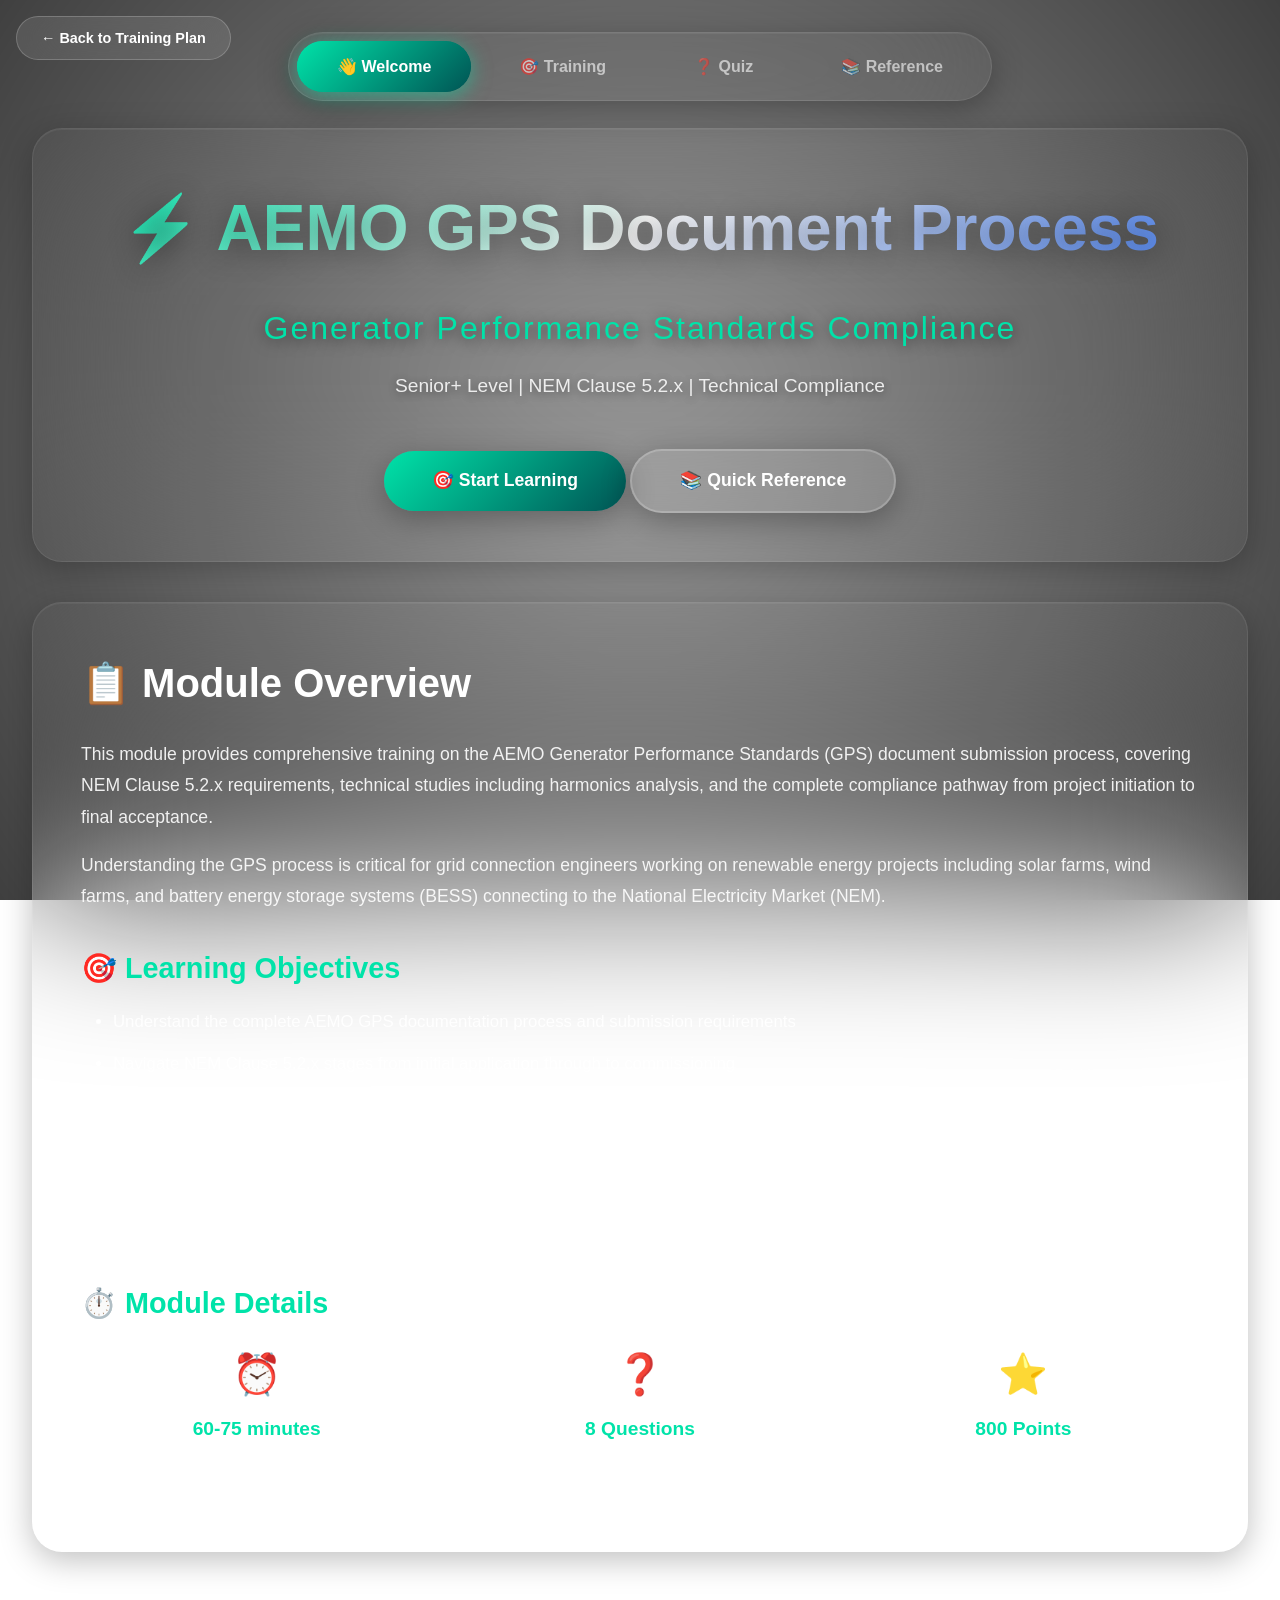
<file: module-aemo-gps-process.html>
<!DOCTYPE html>
<html lang="en">
<head>
    <meta charset="UTF-8">
    <meta name="viewport" content="width=device-width, initial-scale=1.0">
    <title>AEMO GPS Document Process | Grid Engineering Training</title>
    <link rel="icon" href="data:image/svg+xml,<svg xmlns='http://www.w3.org/2000/svg' viewBox='0 0 100 100'><text y='.9em' font-size='90'>⚡</text></svg>">
    <style>
        * {
            margin: 0;
            padding: 0;
            box-sizing: border-box;
        }

        :root {
            /* Vysus Brand Colors */
            --stockholm-neon: #00E3A9;
            --malmo-green: #005454;
            --barcelona-dusk: #3c1363;
            --houston-pink: #f188f4;
            --mumbai-magenta: #8e329c;
            --hellerup-royal: #05275e;
            --bath-sky: #4b81ef;
            --orlando-red: #f92d63;
            --trondheim-night: #1d1d1b;
            --scandinavia-rock: #485559;
            --bergen-rain: #dadada;
            --oslo-snow: #f8f8f8;
            --white: #ffffff;
        }

        body {
            font-family: 'Segoe UI', Tahoma, Geneva, Verdana, sans-serif;
            color: var(--trondheim-night);
            line-height: 1.6;
            min-height: 100vh;
            overflow-x: hidden;
            position: relative;
        }

        /* Dynamic Background System */
        .background-container {
            position: fixed;
            top: 0;
            left: 0;
            width: 100%;
            height: 100%;
            z-index: -1;
            overflow: hidden;
        }

        .background-layer {
            position: absolute;
            top: 0;
            left: 0;
            width: 100%;
            height: 100%;
            opacity: 0;
            transition: opacity 2s cubic-bezier(0.4, 0, 0.2, 1);
            background-size: cover;
            background-position: center;
            background-repeat: no-repeat;
        }

        .background-layer.active {
            opacity: 1;
        }

        .background-layer::after {
            content: '';
            position: absolute;
            top: 0;
            left: 0;
            width: 100%;
            height: 100%;
            background: radial-gradient(circle at center, rgba(0,0,0,0.4) 0%, rgba(0,0,0,0.75) 100%);
        }

        #bg-welcome {
            background-image: url('https://images.unsplash.com/photo-1473341304170-971dccb5ac1e?w=1920&q=95');
        }

        #bg-training {
            background-image: url('https://images.unsplash.com/photo-1509391366360-2e959784a276?w=1920&q=95');
        }

        #bg-quiz {
            background-image: url('https://images.unsplash.com/photo-1497440001374-f26997328c1b?w=1920&q=90');
        }

        #bg-reference {
            background-image: url('https://images.unsplash.com/photo-1508514177221-188b1cf16e9d?w=1920&q=95');
        }

        /* Tab Navigation */
        .tab-navigation {
            position: fixed;
            top: 2rem;
            left: 50%;
            transform: translateX(-50%);
            z-index: 10000;
            display: flex;
            gap: 0.5rem;
            padding: 0.5rem;
            background: rgba(255, 255, 255, 0.02);
            backdrop-filter: blur(80px) saturate(200%);
            -webkit-backdrop-filter: blur(80px) saturate(200%);
            border-radius: 50px;
            border: 1px solid rgba(255, 255, 255, 0.1);
            box-shadow: 0 8px 32px 0 rgba(0, 0, 0, 0.3), inset 0 1px 0 0 rgba(255, 255, 255, 0.05);
            animation: floatIn 1s cubic-bezier(0.4, 0, 0.2, 1);
        }

        @keyframes floatIn {
            from {
                opacity: 0;
                transform: translateX(-50%) translateY(-30px);
            }
            to {
                opacity: 1;
                transform: translateX(-50%) translateY(0);
            }
        }

        .tab-btn {
            padding: 1rem 2.5rem;
            border: none;
            background: transparent;
            color: rgba(255, 255, 255, 0.6);
            font-size: 1rem;
            font-weight: 700;
            cursor: pointer;
            border-radius: 50px;
            transition: all 0.6s cubic-bezier(0.4, 0, 0.2, 1);
            position: relative;
            overflow: hidden;
            white-space: nowrap;
        }

        .tab-btn::before {
            content: '';
            position: absolute;
            top: 0;
            left: 0;
            width: 100%;
            height: 100%;
            background: linear-gradient(135deg, var(--stockholm-neon), var(--malmo-green));
            opacity: 0;
            transition: opacity 0.6s cubic-bezier(0.4, 0, 0.2, 1);
            border-radius: 50px;
            z-index: -1;
        }

        .tab-btn span {
            position: relative;
            z-index: 1;
        }

        .tab-btn:hover {
            color: white;
            transform: scale(1.05);
        }

        .tab-btn:hover::before {
            opacity: 0.4;
        }

        .tab-btn.active {
            background: linear-gradient(135deg, var(--stockholm-neon), var(--malmo-green));
            color: white;
            box-shadow: 0 4px 20px rgba(0, 227, 169, 0.5);
        }

        .tab-btn.active::before {
            opacity: 1;
        }

        /* Content Container */
        .content-container {
            min-height: 100vh;
            padding: 8rem 2rem 4rem 2rem;
            position: relative;
        }

        .tab-content {
            opacity: 0;
            visibility: hidden;
            position: absolute;
            top: 8rem;
            left: 0;
            right: 0;
            transition: opacity 1.2s cubic-bezier(0.4, 0, 0.2, 1),
                        visibility 1.2s cubic-bezier(0.4, 0, 0.2, 1),
                        transform 1.2s cubic-bezier(0.4, 0, 0.2, 1);
            transform: translateY(40px);
        }

        .tab-content.active {
            opacity: 1;
            visibility: visible;
            position: relative;
            top: 0;
            transform: translateY(0);
        }

        /* Glass Cards */
        .glass-card {
            background: rgba(255, 255, 255, 0.02);
            backdrop-filter: blur(80px) saturate(200%);
            -webkit-backdrop-filter: blur(80px) saturate(200%);
            border-radius: 30px;
            border: 1px solid rgba(255, 255, 255, 0.08);
            padding: 3rem;
            margin-bottom: 2.5rem;
            box-shadow: 0 8px 32px 0 rgba(0, 0, 0, 0.25), inset 0 1px 0 0 rgba(255, 255, 255, 0.05);
            transition: all 0.8s cubic-bezier(0.4, 0, 0.2, 1);
            max-width: 1400px;
            margin-left: auto;
            margin-right: auto;
        }

        .glass-card:hover {
            transform: translateY(-10px);
            background: rgba(255, 255, 255, 0.04);
            box-shadow: 0 20px 60px 0 rgba(0, 0, 0, 0.35), inset 0 1px 0 0 rgba(255, 255, 255, 0.08);
            border-color: rgba(0, 227, 169, 0.2);
        }

        .glass-hero {
            text-align: center;
            color: white;
            animation: fadeInUp 1.2s cubic-bezier(0.4, 0, 0.2, 1) 0.3s both;
        }

        .glass-hero h1 {
            font-size: 4rem;
            margin-bottom: 1.5rem;
            font-weight: 700;
            text-shadow: 0 4px 30px rgba(0, 0, 0, 0.4);
            background: linear-gradient(135deg, var(--stockholm-neon), white, var(--bath-sky));
            -webkit-background-clip: text;
            -webkit-text-fill-color: transparent;
            background-clip: text;
        }

        @keyframes fadeInUp {
            from {
                opacity: 0;
                transform: translateY(60px);
            }
            to {
                opacity: 1;
                transform: translateY(0);
            }
        }

        .glass-hero .tagline {
            font-size: 2rem;
            margin-bottom: 1rem;
            font-weight: 300;
            text-shadow: 0 2px 15px rgba(0, 0, 0, 0.6);
            letter-spacing: 2px;
            color: var(--stockholm-neon);
        }

        .glass-hero .subtitle {
            font-size: 1.2rem;
            opacity: 0.85;
            text-shadow: 0 2px 10px rgba(0, 0, 0, 0.5);
        }

        /* Content Sections */
        .content-section {
            color: white;
            margin-bottom: 2rem;
        }

        .content-section h2 {
            font-size: 2.5rem;
            margin-bottom: 1.5rem;
            color: white;
        }

        .content-section h3 {
            font-size: 1.8rem;
            margin-bottom: 1rem;
            color: var(--stockholm-neon);
            margin-top: 2rem;
        }

        .content-section h4 {
            font-size: 1.4rem;
            margin-bottom: 0.75rem;
            color: var(--bath-sky);
            margin-top: 1.5rem;
        }

        .content-section p {
            font-size: 1.1rem;
            line-height: 1.8;
            color: rgba(255, 255, 255, 0.9);
            margin-bottom: 1rem;
        }

        .content-section ul, .content-section ol {
            margin-left: 2rem;
            margin-bottom: 1.5rem;
        }

        .content-section li {
            font-size: 1.05rem;
            line-height: 1.8;
            color: rgba(255, 255, 255, 0.9);
            margin-bottom: 0.75rem;
        }

        .content-section strong {
            color: var(--stockholm-neon);
        }

        /* Process Flow */
        .process-flow {
            display: grid;
            grid-template-columns: repeat(auto-fit, minmax(250px, 1fr));
            gap: 1.5rem;
            margin: 2rem 0;
        }

        .process-step {
            background: rgba(0, 227, 169, 0.1);
            border: 2px solid rgba(0, 227, 169, 0.3);
            border-radius: 20px;
            padding: 2rem;
            text-align: center;
            position: relative;
        }

        .process-step::after {
            content: '→';
            position: absolute;
            right: -2rem;
            top: 50%;
            transform: translateY(-50%);
            font-size: 2rem;
            color: var(--stockholm-neon);
        }

        .process-step:last-child::after {
            display: none;
        }

        .step-number {
            display: inline-block;
            width: 50px;
            height: 50px;
            background: linear-gradient(135deg, var(--stockholm-neon), var(--malmo-green));
            border-radius: 50%;
            line-height: 50px;
            font-size: 1.5rem;
            font-weight: 700;
            margin-bottom: 1rem;
        }

        .step-title {
            font-size: 1.2rem;
            font-weight: 700;
            margin-bottom: 0.5rem;
            color: white;
        }

        .step-desc {
            font-size: 0.95rem;
            color: rgba(255, 255, 255, 0.8);
        }

        /* Info Boxes */
        .info-box {
            background: rgba(75, 129, 239, 0.15);
            border-left: 4px solid var(--bath-sky);
            border-radius: 10px;
            padding: 1.5rem;
            margin: 1.5rem 0;
        }

        .info-box h4 {
            color: var(--bath-sky);
            margin-bottom: 0.5rem;
            margin-top: 0;
        }

        .success-box {
            background: rgba(0, 227, 169, 0.15);
            border-left: 4px solid var(--stockholm-neon);
            border-radius: 10px;
            padding: 1.5rem;
            margin: 1.5rem 0;
        }

        .success-box h4 {
            color: var(--stockholm-neon);
            margin-bottom: 0.5rem;
            margin-top: 0;
        }

        .warning-box {
            background: rgba(249, 45, 99, 0.15);
            border-left: 4px solid var(--orlando-red);
            border-radius: 10px;
            padding: 1.5rem;
            margin: 1.5rem 0;
        }

        .warning-box h4 {
            color: var(--orlando-red);
            margin-bottom: 0.5rem;
            margin-top: 0;
        }

        .technical-box {
            background: rgba(142, 50, 156, 0.15);
            border-left: 4px solid var(--mumbai-magenta);
            border-radius: 10px;
            padding: 1.5rem;
            margin: 1.5rem 0;
        }

        .technical-box h4 {
            color: var(--mumbai-magenta);
            margin-bottom: 0.5rem;
            margin-top: 0;
        }

        /* Table Styles */
        .data-table {
            width: 100%;
            border-collapse: separate;
            border-spacing: 0;
            margin: 1.5rem 0;
            border-radius: 15px;
            overflow: hidden;
        }

        .data-table thead {
            background: linear-gradient(135deg, var(--stockholm-neon), var(--malmo-green));
        }

        .data-table th {
            padding: 1.2rem;
            text-align: left;
            font-weight: 700;
            color: white;
        }

        .data-table td {
            padding: 1rem 1.2rem;
            background: rgba(255, 255, 255, 0.03);
            border-bottom: 1px solid rgba(255, 255, 255, 0.05);
            color: rgba(255, 255, 255, 0.9);
        }

        .data-table tbody tr:hover td {
            background: rgba(255, 255, 255, 0.08);
        }

        /* Buttons */
        .btn {
            padding: 1.2rem 3rem;
            font-size: 1.1rem;
            font-weight: 700;
            border: none;
            border-radius: 50px;
            cursor: pointer;
            transition: all 0.4s cubic-bezier(0.4, 0, 0.2, 1);
            box-shadow: 0 8px 30px rgba(0, 0, 0, 0.3);
        }

        .btn-primary {
            background: linear-gradient(135deg, var(--stockholm-neon), var(--malmo-green));
            color: white;
        }

        .btn-primary:hover {
            transform: translateY(-5px);
            box-shadow: 0 15px 40px rgba(0, 227, 169, 0.5);
        }

        .btn-secondary {
            background: rgba(255, 255, 255, 0.1);
            color: white;
            border: 2px solid rgba(255, 255, 255, 0.2);
        }

        .btn-secondary:hover {
            background: rgba(255, 255, 255, 0.2);
            transform: translateY(-3px);
        }

        .btn-group {
            display: flex;
            gap: 1rem;
            justify-content: center;
            margin-top: 2rem;
        }

        /* Back Button */
        .back-to-plan {
            position: fixed;
            top: 1rem;
            left: 1rem;
            z-index: 9999;
        }

        .back-btn {
            background: rgba(255, 255, 255, 0.1);
            backdrop-filter: blur(30px);
            border: 1px solid rgba(255, 255, 255, 0.2);
            color: white;
            padding: 0.8rem 1.5rem;
            border-radius: 50px;
            cursor: pointer;
            transition: all 0.4s;
            font-size: 0.9rem;
            font-weight: 600;
        }

        .back-btn:hover {
            background: rgba(0, 227, 169, 0.2);
            border-color: var(--stockholm-neon);
            transform: translateX(-5px);
        }

        /* Quiz Styles */
        .quiz-container {
            max-width: 900px;
            margin: 0 auto;
        }

        .quiz-card {
            background: rgba(255, 255, 255, 0.03);
            backdrop-filter: blur(60px);
            border-radius: 25px;
            padding: 3rem;
            border: 1px solid rgba(255, 255, 255, 0.1);
            margin-bottom: 2rem;
        }

        .question-text {
            font-size: 1.5rem;
            color: white;
            margin-bottom: 2rem;
            line-height: 1.6;
        }

        .answer-option {
            background: rgba(255, 255, 255, 0.02);
            border: 2px solid rgba(255, 255, 255, 0.1);
            border-radius: 15px;
            padding: 1.5rem;
            margin-bottom: 1rem;
            cursor: pointer;
            transition: all 0.4s cubic-bezier(0.4, 0, 0.2, 1);
            color: rgba(255, 255, 255, 0.9);
            font-size: 1.1rem;
        }

        .answer-option:hover {
            background: rgba(0, 227, 169, 0.1);
            border-color: var(--stockholm-neon);
            transform: translateX(10px);
        }

        .answer-option.selected {
            background: rgba(0, 227, 169, 0.2);
            border-color: var(--stockholm-neon);
            box-shadow: 0 0 20px rgba(0, 227, 169, 0.3);
        }

        .answer-option.correct {
            background: rgba(0, 227, 169, 0.3);
            border-color: var(--stockholm-neon);
        }

        .answer-option.incorrect {
            background: rgba(249, 45, 99, 0.2);
            border-color: var(--orlando-red);
        }

        .progress-glass {
            background: rgba(255, 255, 255, 0.05);
            border-radius: 50px;
            height: 20px;
            overflow: hidden;
            margin: 2rem 0;
            border: 1px solid rgba(255, 255, 255, 0.1);
        }

        .progress-fill {
            height: 100%;
            background: linear-gradient(90deg, var(--stockholm-neon), var(--malmo-green));
            border-radius: 50px;
            transition: width 0.6s cubic-bezier(0.4, 0, 0.2, 1);
            box-shadow: 0 0 20px rgba(0, 227, 169, 0.5);
        }

        @media (max-width: 768px) {
            .glass-hero h1 {
                font-size: 2.5rem;
            }

            .glass-card {
                padding: 2rem;
            }

            .content-section h2 {
                font-size: 2rem;
            }

            .tab-btn {
                padding: 0.8rem 1.5rem;
                font-size: 0.9rem;
            }

            .process-step::after {
                content: '↓';
                right: 50%;
                top: auto;
                bottom: -2rem;
                transform: translateX(50%);
            }
        }
    </style>
</head>
<body>
    <!-- Dynamic Backgrounds -->
    <div class="background-container">
        <div class="background-layer active" id="bg-welcome"></div>
        <div class="background-layer" id="bg-training"></div>
        <div class="background-layer" id="bg-quiz"></div>
        <div class="background-layer" id="bg-reference"></div>
    </div>

    <!-- Back to Training Plan Button -->
    <div class="back-to-plan">
        <button class="back-btn" onclick="window.location.href='training-plan.html'">
            ← Back to Training Plan
        </button>
    </div>

    <!-- Tab Navigation -->
    <nav class="tab-navigation">
        <button class="tab-btn active" onclick="switchTab('welcome')" data-tab="welcome">
            <span>👋 Welcome</span>
        </button>
        <button class="tab-btn" onclick="switchTab('training')" data-tab="training">
            <span>🎯 Training</span>
        </button>
        <button class="tab-btn" onclick="switchTab('quiz')" data-tab="quiz">
            <span>❓ Quiz</span>
        </button>
        <button class="tab-btn" onclick="switchTab('reference')" data-tab="reference">
            <span>📚 Reference</span>
        </button>
    </nav>

    <!-- Content Container -->
    <div class="content-container">

        <!-- WELCOME TAB -->
        <div class="tab-content active" id="welcome-content">
            <div class="glass-card glass-hero">
                <h1>⚡ AEMO GPS Document Process</h1>
                <p class="tagline">Generator Performance Standards Compliance</p>
                <p class="subtitle">Senior+ Level | NEM Clause 5.2.x | Technical Compliance</p>
                <div style="margin-top: 3rem;">
                    <button class="btn btn-primary" onclick="switchTab('training')">
                        🎯 Start Learning
                    </button>
                    <button class="btn btn-secondary" onclick="switchTab('reference')">
                        📚 Quick Reference
                    </button>
                </div>
            </div>

            <div class="glass-card">
                <div class="content-section">
                    <h2>📋 Module Overview</h2>
                    <p>
                        This module provides comprehensive training on the AEMO Generator Performance Standards (GPS) document submission process,
                        covering NEM Clause 5.2.x requirements, technical studies including harmonics analysis, and the complete compliance pathway
                        from project initiation to final acceptance.
                    </p>
                    <p>
                        Understanding the GPS process is critical for grid connection engineers working on renewable energy projects including
                        solar farms, wind farms, and battery energy storage systems (BESS) connecting to the National Electricity Market (NEM).
                    </p>
                </div>

                <div class="content-section">
                    <h3>🎯 Learning Objectives</h3>
                    <ul>
                        <li>Understand the complete AEMO GPS documentation process and submission requirements</li>
                        <li>Navigate NEM Clause 5.2.x stages from initial application through to commissioning</li>
                        <li>Conduct and document harmonics analysis in compliance with AEMO requirements</li>
                        <li>Prepare technical studies and supporting documentation for GPS submissions</li>
                        <li>Manage stakeholder communications throughout the GPS process</li>
                        <li>Apply lessons learned from recent project experience</li>
                    </ul>
                </div>

                <div class="content-section">
                    <h3>⏱️ Module Details</h3>
                    <div style="display: grid; grid-template-columns: repeat(auto-fit, minmax(200px, 1fr)); gap: 2rem; margin-top: 1rem;">
                        <div style="text-align: center;">
                            <div style="font-size: 2.5rem; margin-bottom: 0.5rem;">⏰</div>
                            <div style="font-size: 1.2rem; color: var(--stockholm-neon); font-weight: 600;">60-75 minutes</div>
                            <div style="opacity: 0.8;">Estimated Duration</div>
                        </div>
                        <div style="text-align: center;">
                            <div style="font-size: 2.5rem; margin-bottom: 0.5rem;">❓</div>
                            <div style="font-size: 1.2rem; color: var(--stockholm-neon); font-weight: 600;">8 Questions</div>
                            <div style="opacity: 0.8;">Knowledge Check</div>
                        </div>
                        <div style="text-align: center;">
                            <div style="font-size: 2.5rem; margin-bottom: 0.5rem;">⭐</div>
                            <div style="font-size: 1.2rem; color: var(--stockholm-neon); font-weight: 600;">800 Points</div>
                            <div style="opacity: 0.8;">Maximum Score</div>
                        </div>
                    </div>
                </div>
            </div>
        </div>

        <!-- TRAINING TAB -->
        <div class="tab-content" id="training-content">
            <div class="glass-card glass-hero">
                <h1>🎯 GPS Documentation Process</h1>
                <p class="tagline">Master the AEMO Compliance Pathway</p>
            </div>

            <div class="glass-card">
                <div class="content-section">
                    <h2>📚 Introduction to AEMO GPS Process</h2>

                    <p>
                        The Australian Energy Market Operator (AEMO) requires all new generating systems connecting to the National Electricity Market (NEM)
                        to demonstrate compliance with Generator Performance Standards (GPS) as defined in the National Electricity Rules (NER).
                        This process ensures that new generation maintains power system security and reliability.
                    </p>

                    <div class="info-box">
                        <h4>💡 What is GPS?</h4>
                        <p>
                            Generator Performance Standards are technical requirements that generating systems must meet to connect to and operate
                            within the NEM. These standards cover aspects including voltage control, frequency control, active and reactive power capability,
                            response to system disturbances, and power quality (including harmonics).
                        </p>
                    </div>

                    <h3>🔄 NEM Clause 5.2.x Overview</h3>

                    <p>
                        NEM Clause 5.2 outlines the connection application process. The key stages relevant to GPS documentation include:
                    </p>

                    <ul>
                        <li><strong>Clause 5.2.2:</strong> Preliminary enquiry - Initial discussions with AEMO regarding connection</li>
                        <li><strong>Clause 5.2.3:</strong> Connection application - Formal application to connect generating system</li>
                        <li><strong>Clause 5.2.5:</strong> Performance standards - Negotiation and agreement of performance standards</li>
                        <li><strong>Clause 5.2.6:</strong> Conditions for connection - Technical conditions and commissioning requirements</li>
                        <li><strong>Clause 5.2.7:</strong> Commissioning and testing - Validation of GPS compliance through testing</li>
                    </ul>

                    <div class="technical-box">
                        <h4>🔧 Clause 5.2.5 - Performance Standards Detail</h4>
                        <p>
                            Clause 5.2.5 is the most critical section for GPS compliance. Under this clause, the generator must:
                        </p>
                        <ul style="margin-top: 0.5rem;">
                            <li>Propose performance standards that at minimum meet the automatic access standards</li>
                            <li>Negotiate any variations from automatic access standards with AEMO</li>
                            <li>Provide technical studies demonstrating compliance with proposed standards</li>
                            <li>Address AEMO's technical requirements and concerns through iterative submissions</li>
                        </ul>
                    </div>

                    <h3>📋 GPS Document Submission Process</h3>

                    <p>
                        The GPS documentation process follows a structured pathway with multiple submission and review stages:
                    </p>

                    <div class="process-flow">
                        <div class="process-step">
                            <div class="step-number">1</div>
                            <div class="step-title">Initial Enquiry</div>
                            <div class="step-desc">Preliminary discussions with AEMO and TNSP</div>
                        </div>
                        <div class="process-step">
                            <div class="step-number">2</div>
                            <div class="step-title">Application</div>
                            <div class="step-desc">Formal connection application submitted</div>
                        </div>
                        <div class="process-step">
                            <div class="step-number">3</div>
                            <div class="step-title">GPS Package</div>
                            <div class="step-desc">Comprehensive technical studies and documentation</div>
                        </div>
                        <div class="process-step">
                            <div class="step-number">4</div>
                            <div class="step-title">AEMO Review</div>
                            <div class="step-desc">Technical assessment and RFI process</div>
                        </div>
                        <div class="process-step">
                            <div class="step-number">5</div>
                            <div class="step-title">Acceptance</div>
                            <div class="step-desc">GPS approval and commissioning clearance</div>
                        </div>
                    </div>

                    <h3>📄 GPS Package Contents</h3>

                    <p>
                        A complete GPS submission package typically includes the following documents and technical studies:
                    </p>

                    <h4>Core Documentation</h4>
                    <ul>
                        <li><strong>GPS Template:</strong> Completed AEMO GPS template with all performance standards declared</li>
                        <li><strong>Project Description:</strong> Detailed description of generating system, technology, and configuration</li>
                        <li><strong>Single Line Diagram:</strong> Electrical schematic showing connection arrangement</li>
                        <li><strong>Equipment Specifications:</strong> Technical datasheets for all major equipment (inverters, transformers, etc.)</li>
                    </ul>

                    <h4>Technical Studies</h4>
                    <ul>
                        <li><strong>Steady-State Analysis:</strong> Load flow studies showing voltage and power flow under various scenarios</li>
                        <li><strong>Short Circuit Analysis:</strong> Fault level contribution calculations</li>
                        <li><strong>Harmonics Study:</strong> Assessment of harmonic emissions and compliance with limits</li>
                        <li><strong>Voltage Flicker Study:</strong> Analysis of voltage fluctuations during operation</li>
                        <li><strong>Reactive Power Capability:</strong> Demonstration of Q capability across operating range</li>
                        <li><strong>Disturbance Ride-Through:</strong> Evidence of compliance with fault ride-through requirements</li>
                    </ul>

                    <h4>Control System Documentation</h4>
                    <ul>
                        <li><strong>Control Philosophy:</strong> Description of control systems and operating modes</li>
                        <li><strong>Protection Settings:</strong> Relay settings and coordination studies</li>
                        <li><strong>SCADA/Communications:</strong> Communications architecture and data points</li>
                    </ul>

                    <div class="success-box">
                        <h4>✅ Best Practice Tip</h4>
                        <p>
                            Start the GPS package preparation early in the project lifecycle. Many studies require detailed equipment information
                            that may not be available until procurement is advanced. Coordinate closely with equipment suppliers to obtain
                            necessary technical data and simulation models.
                        </p>
                    </div>

                    <h3>⚡ Harmonics Analysis - Deep Dive</h3>

                    <p>
                        Harmonics analysis is a critical component of GPS submissions, particularly for inverter-based generation (solar, wind, BESS).
                        This study assesses whether the project will comply with harmonic voltage and current limits at the connection point.
                    </p>

                    <h4>Regulatory Framework</h4>
                    <ul>
                        <li><strong>NER S5.2.3:</strong> Automatic access standard for power quality (voltage harmonics)</li>
                        <li><strong>AS/NZS 61000.3.6:</strong> Assessment of emission limits for the connection of distorting installations</li>
                        <li><strong>AEMO Planning Criteria:</strong> Network planning standards for power quality</li>
                    </ul>

                    <h4>Harmonic Voltage Limits (AS/NZS 61000.3.6)</h4>

                    <table class="data-table">
                        <thead>
                            <tr>
                                <th>Harmonic Order</th>
                                <th>HV/EHV (66kV+) Compatibility Level</th>
                                <th>Typical Planning Level</th>
                            </tr>
                        </thead>
                        <tbody>
                            <tr>
                                <td>3rd</td>
                                <td>2.0%</td>
                                <td>1.6%</td>
                            </tr>
                            <tr>
                                <td>5th</td>
                                <td>2.0%</td>
                                <td>1.6%</td>
                            </tr>
                            <tr>
                                <td>7th</td>
                                <td>2.0%</td>
                                <td>1.6%</td>
                            </tr>
                            <tr>
                                <td>11th</td>
                                <td>1.5%</td>
                                <td>1.2%</td>
                            </tr>
                            <tr>
                                <td>13th</td>
                                <td>1.5%</td>
                                <td>1.2%</td>
                            </tr>
                            <tr>
                                <td>THD</td>
                                <td>3.0%</td>
                                <td>2.4%</td>
                            </tr>
                        </tbody>
                    </table>

                    <h4>Harmonics Study Methodology</h4>

                    <p>
                        A comprehensive harmonics study for GPS submission typically follows these steps:
                    </p>

                    <ol>
                        <li><strong>Network Model Development:</strong> Build detailed model of connection network in software (PSCAD, DIgSILENT, PSSE)</li>
                        <li><strong>Background Harmonics:</strong> Include existing background harmonic levels from TNSP data</li>
                        <li><strong>Source Modeling:</strong> Model inverter harmonic emissions using manufacturer data or IEEE 1547 defaults</li>
                        <li><strong>Resonance Assessment:</strong> Identify potential parallel/series resonance points in network</li>
                        <li><strong>Worst-Case Scenarios:</strong> Simulate various operating conditions (full output, partial output, network configurations)</li>
                        <li><strong>Harmonic Summation:</strong> Calculate individual and total harmonic distortion at connection point</li>
                        <li><strong>Compliance Assessment:</strong> Compare results against applicable limits</li>
                        <li><strong>Mitigation (if required):</strong> Design filters or other mitigation measures if limits exceeded</li>
                    </ol>

                    <div class="technical-box">
                        <h4>🔧 Real Project Example: Solar Farm Harmonics Study</h4>
                        <p>
                            <strong>Project:</strong> 200MW Solar Farm connecting at 132kV<br>
                            <strong>Challenge:</strong> Initial studies showed 7th harmonic voltage exceeded planning level (1.8% vs 1.6% limit)<br>
                            <strong>Root Cause:</strong> Network parallel resonance near 7th harmonic due to combination of line capacitance and transformer inductance<br>
                            <strong>Solution:</strong> Modified transformer specification to detune resonance point; final study showed compliance with 1.4% THD<br>
                            <strong>Key Learning:</strong> Early engagement with TNSP on network parameters critical for accurate modeling
                        </p>
                    </div>

                    <div class="warning-box">
                        <h4>⚠️ Common Harmonics Study Pitfalls</h4>
                        <ul style="margin-top: 0.5rem;">
                            <li><strong>Inadequate network model:</strong> Using simplified network can miss resonance conditions</li>
                            <li><strong>Generic inverter data:</strong> Using default values rather than project-specific manufacturer data</li>
                            <li><strong>Ignoring background harmonics:</strong> Failure to include existing network harmonic levels</li>
                            <li><strong>Limited operating scenarios:</strong> Only modeling full output rather than range of conditions</li>
                            <li><strong>Phase angle neglect:</strong> Not considering phase relationships in harmonic summation</li>
                        </ul>
                    </div>

                    <h3>🔄 AEMO Review and RFI Process</h3>

                    <p>
                        After GPS package submission, AEMO conducts a detailed technical review. This typically results in one or more
                        Requests for Information (RFI) requiring additional clarification or studies.
                    </p>

                    <h4>Typical AEMO Review Timeline</h4>
                    <ul>
                        <li><strong>Initial Review:</strong> 20-30 business days from submission</li>
                        <li><strong>RFI Response:</strong> 15-20 business days for proponent response</li>
                        <li><strong>Follow-up Review:</strong> 10-15 business days for AEMO assessment</li>
                        <li><strong>Iterative Process:</strong> 2-4 RFI rounds typical for complex projects</li>
                        <li><strong>Total Duration:</strong> 3-6 months from initial submission to final acceptance</li>
                    </ul>

                    <div class="info-box">
                        <h4>💡 Managing the RFI Process</h4>
                        <p>
                            Successful navigation of the RFI process requires clear communication and thorough responses:
                        </p>
                        <ul style="margin-top: 0.5rem;">
                            <li>Respond to each RFI point systematically with clear references to supporting documentation</li>
                            <li>Provide additional analysis or clarification where requested rather than simply restating previous submissions</li>
                            <li>Engage in pre-submission discussions with AEMO to understand their concerns</li>
                            <li>Keep client informed of RFI status and any implications for project schedule</li>
                            <li>Document all assumptions and methodologies clearly to minimize back-and-forth</li>
                        </ul>
                    </div>

                    <h3>✅ Commissioning and Testing</h3>

                    <p>
                        Following GPS acceptance, the project proceeds to commissioning phase where GPS compliance must be validated through testing:
                    </p>

                    <h4>Key GPS Commissioning Tests</h4>
                    <ul>
                        <li><strong>Active Power Capability:</strong> Demonstrate full MW output capability</li>
                        <li><strong>Reactive Power Capability:</strong> Verify Q capability across specified operating range</li>
                        <li><strong>Voltage Control:</strong> Test voltage regulation and response to setpoint changes</li>
                        <li><strong>Frequency Control:</strong> Validate frequency response and droop settings</li>
                        <li><strong>Disturbance Ride-Through:</strong> Demonstrate fault ride-through capability (may use simulation if testing not feasible)</li>
                        <li><strong>Power Quality:</strong> Measure harmonic emissions during operation and verify compliance</li>
                        <li><strong>Protection Systems:</strong> Test protection schemes and coordination</li>
                    </ul>

                    <div class="success-box">
                        <h4>✅ Commissioning Best Practice</h4>
                        <p>
                            Develop a detailed commissioning test plan early in the project and submit to AEMO for review. This ensures
                            alignment on test methodologies and acceptance criteria before commissioning begins. Include contingency
                            plans for tests that may not achieve target performance on first attempt.
                        </p>
                    </div>

                    <h3>📊 Current Project Case Studies</h3>

                    <h4>Case Study 1: BESS Project - Harmonics Challenge</h4>

                    <div class="technical-box">
                        <h4>🔋 200MW/400MWh Battery Energy Storage System</h4>
                        <p>
                            <strong>Location:</strong> Victoria, 220kV connection<br>
                            <strong>Issue:</strong> High frequency harmonics (25th-49th) approaching limits due to PWM switching frequency<br>
                            <strong>Analysis:</strong> Detailed PSCAD electromagnetic transient (EMT) study required to accurately model high-frequency behavior<br>
                            <strong>Outcome:</strong> Demonstrated compliance after including battery filter impedance in model; AEMO accepted EMT study approach<br>
                            <strong>Timeline Impact:</strong> Additional EMT study added 6 weeks to GPS process<br>
                            <strong>Key Lesson:</strong> For BESS projects, anticipate need for high-frequency harmonic analysis beyond standard frequency-domain studies
                        </p>
                    </div>

                    <h4>Case Study 2: Wind Farm - Voltage Control GPS</h4>

                    <div class="technical-box">
                        <h4>💨 350MW Wind Farm - Clause 5.2.5.1 Compliance</h4>
                        <p>
                            <strong>Location:</strong> NSW, 132kV connection<br>
                            <strong>Challenge:</strong> Demonstrating adequate voltage control during wind variations<br>
                            <strong>Approach:</strong> Dynamic simulation showing voltage regulation under wind ramp scenarios<br>
                            <strong>RFI Focus:</strong> AEMO requested additional analysis of voltage behavior during network disturbances<br>
                            <strong>Resolution:</strong> Provided time-domain simulation results showing voltage recovery within specified timeframes<br>
                            <strong>Key Lesson:</strong> Dynamic modeling capabilities essential for wind/solar GPS; static studies insufficient
                        </p>
                    </div>

                    <h4>Case Study 3: Solar Farm - Multiple RFI Rounds</h4>

                    <div class="technical-box">
                        <h4>☀️ 150MW Solar Farm - Complex Review Process</h4>
                        <p>
                            <strong>Location:</strong> Queensland, 110kV connection<br>
                            <strong>Complexity:</strong> Weak network with existing power quality issues<br>
                            <strong>GPS Journey:</strong> 4 rounds of RFI over 5 months<br>
                            <strong>Main Issues:</strong> Harmonics interaction with existing background, reactive power capability during low voltage events<br>
                            <strong>Final Solution:</strong> Additional filtering, enhanced inverter controls, revised reactive power commitments<br>
                            <strong>Key Lesson:</strong> In weak networks, expect extended GPS review and potential need for enhanced mitigation measures
                        </p>
                    </div>

                    <div class="warning-box">
                        <h4>⚠️ Project Schedule Implications</h4>
                        <p>
                            GPS process duration can significantly impact project schedules. Build adequate contingency:
                        </p>
                        <ul style="margin-top: 0.5rem;">
                            <li><strong>Simple projects:</strong> 3-4 months from submission to acceptance</li>
                            <li><strong>Standard projects:</strong> 4-6 months including typical RFI rounds</li>
                            <li><strong>Complex projects:</strong> 6-9 months for weak networks or novel technologies</li>
                            <li><strong>Critical path:</strong> GPS acceptance typically required before final commissioning stages</li>
                        </ul>
                    </div>

                    <h3>🎯 Key Takeaways</h3>

                    <div class="success-box">
                        <h4>✅ Success Factors for GPS Submissions</h4>
                        <ol style="margin-top: 0.5rem;">
                            <li><strong>Early Engagement:</strong> Discuss project with AEMO early to understand specific concerns</li>
                            <li><strong>Complete Documentation:</strong> Ensure all required studies and documents included in initial submission</li>
                            <li><strong>Quality Over Speed:</strong> Thorough initial submission reduces RFI rounds and overall timeline</li>
                            <li><strong>Technical Rigor:</strong> Use appropriate modeling tools and methodologies for each study</li>
                            <li><strong>Clear Communication:</strong> Present results clearly with well-structured reports and supporting data</li>
                            <li><strong>Equipment Coordination:</strong> Work closely with suppliers to obtain accurate technical data</li>
                            <li><strong>Lessons Learned:</strong> Apply learnings from previous projects and industry experience</li>
                            <li><strong>Schedule Management:</strong> Build realistic timeline with contingency for review process</li>
                        </ol>
                    </div>

                    <div style="text-align: center; margin-top: 3rem;">
                        <button class="btn btn-primary" onclick="switchTab('quiz')">
                            Test Your Knowledge →
                        </button>
                    </div>
                </div>
            </div>
        </div>

        <!-- QUIZ TAB -->
        <div class="tab-content" id="quiz-content">
            <div class="glass-card glass-hero">
                <h1>❓ Knowledge Check - AEMO GPS Process</h1>
                <p class="tagline">Test Your Understanding</p>
                <div class="progress-glass">
                    <div class="progress-fill" id="quiz-progress" style="width: 0%"></div>
                </div>
                <p style="color: rgba(255,255,255,0.8); margin-top: 1rem;" id="quiz-progress-text">Question <span id="current-q">1</span> of 8</p>
            </div>

            <div class="quiz-container">
                <div class="glass-card quiz-card" id="quiz-area">
                    <div class="question-text" id="question-text">Loading question...</div>
                    <div id="answers-area"></div>
                    <div class="btn-group">
                        <button class="btn btn-secondary" onclick="previousQuestion()" id="prev-btn" disabled>← Previous</button>
                        <button class="btn btn-primary" onclick="nextQuestion()" id="next-btn">Next →</button>
                    </div>
                </div>

                <div class="glass-card" style="text-align: center; display: none;" id="results-card">
                    <h2 style="font-size: 3rem; margin-bottom: 1rem;">🎉 Quiz Complete!</h2>
                    <div style="font-size: 4rem; margin: 2rem 0; color: var(--stockholm-neon);" id="final-score">0%</div>
                    <h3 style="margin-bottom: 2rem;" id="result-message">Result</h3>
                    <p style="color: rgba(255,255,255,0.8); margin-bottom: 2rem;" id="result-detail">Score details</p>
                    <div class="btn-group">
                        <button class="btn btn-secondary" onclick="retakeQuiz()">↻ Retake Quiz</button>
                        <button class="btn btn-primary" onclick="window.location.href='training-plan.html'">← Back to Training Plan</button>
                    </div>
                </div>
            </div>
        </div>

        <!-- REFERENCE TAB -->
        <div class="tab-content" id="reference-content">
            <div class="glass-card glass-hero">
                <h1>📚 GPS Process Quick Reference</h1>
                <p class="tagline">Key Information at Your Fingertips</p>
            </div>

            <div class="glass-card">
                <div class="content-section">
                    <h2>📋 GPS Submission Checklist</h2>

                    <h3>☐ Core Documentation</h3>
                    <ul>
                        <li>☐ Completed AEMO GPS template</li>
                        <li>☐ Project description document</li>
                        <li>☐ Single line diagrams (connection arrangement)</li>
                        <li>☐ Equipment technical specifications</li>
                        <li>☐ Control system description</li>
                    </ul>

                    <h3>☐ Technical Studies</h3>
                    <ul>
                        <li>☐ Steady-state load flow analysis</li>
                        <li>☐ Short circuit fault level study</li>
                        <li>☐ Harmonics analysis per AS/NZS 61000.3.6</li>
                        <li>☐ Voltage flicker assessment</li>
                        <li>☐ Reactive power capability curves</li>
                        <li>☐ Disturbance ride-through analysis</li>
                        <li>☐ Protection coordination study</li>
                    </ul>

                    <h3>☐ Supporting Documents</h3>
                    <ul>
                        <li>☐ Manufacturer datasheets and certificates</li>
                        <li>☐ Simulation model files (if applicable)</li>
                        <li>☐ SCADA/communications specifications</li>
                        <li>☐ Commissioning test plan</li>
                    </ul>
                </div>

                <div class="content-section">
                    <h2>⚡ Harmonic Voltage Limits - Quick Table</h2>

                    <table class="data-table">
                        <thead>
                            <tr>
                                <th>Harmonic</th>
                                <th>HV Compatibility (%)</th>
                                <th>Planning Level (%)</th>
                            </tr>
                        </thead>
                        <tbody>
                            <tr><td>3rd</td><td>2.0</td><td>1.6</td></tr>
                            <tr><td>5th</td><td>2.0</td><td>1.6</td></tr>
                            <tr><td>7th</td><td>2.0</td><td>1.6</td></tr>
                            <tr><td>11th</td><td>1.5</td><td>1.2</td></tr>
                            <tr><td>13th</td><td>1.5</td><td>1.2</td></tr>
                            <tr><td>THD</td><td>3.0</td><td>2.4</td></tr>
                        </tbody>
                    </table>
                </div>

                <div class="content-section">
                    <h2>⏱️ Typical GPS Timeline</h2>
                    <ul>
                        <li><strong>Preparation:</strong> 2-3 months (studies, documentation)</li>
                        <li><strong>Initial AEMO Review:</strong> 20-30 business days</li>
                        <li><strong>RFI Response:</strong> 15-20 business days per round</li>
                        <li><strong>Typical RFI Rounds:</strong> 2-4 iterations</li>
                        <li><strong>Total Expected Duration:</strong> 4-6 months (simple) to 6-9 months (complex)</li>
                    </ul>
                </div>

                <div class="content-section">
                    <h2>🔗 Key NEM Clauses</h2>
                    <ul>
                        <li><strong>Clause 5.2.2:</strong> Preliminary enquiry</li>
                        <li><strong>Clause 5.2.3:</strong> Connection application</li>
                        <li><strong>Clause 5.2.5:</strong> Performance standards negotiation</li>
                        <li><strong>Clause 5.2.5.1:</strong> Voltage control capability</li>
                        <li><strong>Clause 5.2.5.2:</strong> Reactive power capability</li>
                        <li><strong>Clause 5.2.5.3:</strong> Partial load operation</li>
                        <li><strong>Clause 5.2.5.4:</strong> Quality of electricity generated</li>
                        <li><strong>Clause 5.2.5.5:</strong> Disturbance ride-through</li>
                    </ul>
                </div>

                <div class="content-section">
                    <h2>📖 Reference Documents</h2>
                    <ul>
                        <li><strong>NER:</strong> National Electricity Rules Chapter 5</li>
                        <li><strong>AEMO GPS Template:</strong> Available from AEMO website</li>
                        <li><strong>AS/NZS 61000.3.6:</strong> Harmonic emission assessment</li>
                        <li><strong>IEC 61000-4-7:</strong> Harmonic measurement techniques</li>
                        <li><strong>IEEE 1547:</strong> Interconnection standards (reference)</li>
                    </ul>
                </div>

                <div class="content-section">
                    <h2>👥 Key Contacts</h2>
                    <ul>
                        <li><strong>AEMO Connections Team:</strong> connections@aemo.com.au</li>
                        <li><strong>Project Technical Lead:</strong> Check internal directory</li>
                        <li><strong>Internal GPS Specialists:</strong> Check project resource list</li>
                    </ul>
                </div>
            </div>
        </div>

    </div>

    <script>
        // Quiz Data
        const quizData = [
            {
                question: "Which NER clause specifically covers the negotiation and agreement of generator performance standards?",
                answers: [
                    "Clause 5.2.2 - Preliminary Enquiry",
                    "Clause 5.2.3 - Connection Application",
                    "Clause 5.2.5 - Performance Standards",
                    "Clause 5.2.7 - Commissioning and Testing"
                ],
                correct: 2
            },
            {
                question: "What is the typical Total Harmonic Distortion (THD) planning level for HV/EHV networks according to AS/NZS 61000.3.6?",
                answers: [
                    "2.0%",
                    "2.4%",
                    "3.0%",
                    "5.0%"
                ],
                correct: 1
            },
            {
                question: "In a GPS submission, which type of study is essential for assessing harmonic emissions from inverter-based generation?",
                answers: [
                    "Steady-state load flow only",
                    "Short circuit analysis only",
                    "Frequency-domain harmonics analysis",
                    "Protection coordination study"
                ],
                correct: 2
            },
            {
                question: "What is a common root cause of harmonic voltage issues that should be checked in harmonics studies?",
                answers: [
                    "High background voltage",
                    "Network parallel resonance",
                    "Excessive transformer capacity",
                    "Low fault levels"
                ],
                correct: 1
            },
            {
                question: "According to the module, what is the typical timeframe for AEMO's initial review of a GPS submission?",
                answers: [
                    "10-15 business days",
                    "20-30 business days",
                    "40-50 business days",
                    "60-90 business days"
                ],
                correct: 1
            },
            {
                question: "Which of the following is NOT typically included in a GPS submission package?",
                answers: [
                    "Harmonics analysis",
                    "Reactive power capability curves",
                    "Project financial model",
                    "Single line diagram"
                ],
                correct: 2
            },
            {
                question: "For a BESS project with high-frequency harmonics approaching limits, what type of advanced study may be required?",
                answers: [
                    "Monte Carlo simulation",
                    "Electromagnetic transient (EMT) study",
                    "Probabilistic load flow",
                    "Artificial intelligence prediction"
                ],
                correct: 1
            },
            {
                question: "What is identified as a key success factor for minimizing GPS review duration?",
                answers: [
                    "Submitting minimal documentation initially",
                    "Providing thorough, complete documentation in initial submission",
                    "Waiting for multiple RFIs before responding",
                    "Using generic equipment data"
                ],
                correct: 1
            }
        ];

        // Quiz State
        let currentQuestion = 0;
        let selectedAnswers = new Array(quizData.length).fill(null);
        let quizCompleted = false;

        // Initialize quiz
        function initQuiz() {
            loadQuestion();
            updateProgress();
        }

        // Load current question
        function loadQuestion() {
            const q = quizData[currentQuestion];
            document.getElementById('question-text').textContent = q.question;

            const answersArea = document.getElementById('answers-area');
            answersArea.innerHTML = '';

            q.answers.forEach((answer, index) => {
                const div = document.createElement('div');
                div.className = 'answer-option';
                if (selectedAnswers[currentQuestion] === index) {
                    div.classList.add('selected');
                }
                div.textContent = answer;
                div.onclick = () => selectAnswer(index);
                answersArea.appendChild(div);
            });

            // Update button states
            document.getElementById('prev-btn').disabled = currentQuestion === 0;
            document.getElementById('next-btn').textContent =
                currentQuestion === quizData.length - 1 ? 'Finish Quiz →' : 'Next →';
        }

        // Select answer
        function selectAnswer(index) {
            selectedAnswers[currentQuestion] = index;
            const options = document.querySelectorAll('.answer-option');
            options.forEach(opt => opt.classList.remove('selected'));
            options[index].classList.add('selected');
        }

        // Next question
        function nextQuestion() {
            if (currentQuestion < quizData.length - 1) {
                currentQuestion++;
                loadQuestion();
                updateProgress();
            } else {
                // Finish quiz
                showResults();
            }
        }

        // Previous question
        function previousQuestion() {
            if (currentQuestion > 0) {
                currentQuestion--;
                loadQuestion();
                updateProgress();
            }
        }

        // Update progress
        function updateProgress() {
            const progress = ((currentQuestion + 1) / quizData.length) * 100;
            document.getElementById('quiz-progress').style.width = progress + '%';
            document.getElementById('current-q').textContent = currentQuestion + 1;
        }

        // Show results
        function showResults() {
            let correct = 0;
            quizData.forEach((q, index) => {
                if (selectedAnswers[index] === q.correct) {
                    correct++;
                }
            });

            const percentage = Math.round((correct / quizData.length) * 100);
            const points = Math.round((correct / quizData.length) * 800);

            document.getElementById('quiz-area').style.display = 'none';
            document.getElementById('results-card').style.display = 'block';
            document.getElementById('final-score').textContent = percentage + '%';
            document.getElementById('result-detail').textContent =
                `You scored ${correct} out of ${quizData.length} questions correctly (${points} points)`;

            if (percentage >= 90) {
                document.getElementById('result-message').textContent = 'Outstanding! Expert Level!';
            } else if (percentage >= 70) {
                document.getElementById('result-message').textContent = 'Well Done! You Passed!';
            } else {
                document.getElementById('result-message').textContent = 'Keep Learning - Review the material and try again';
            }
        }

        // Retake quiz
        function retakeQuiz() {
            currentQuestion = 0;
            selectedAnswers = new Array(quizData.length).fill(null);
            document.getElementById('results-card').style.display = 'none';
            document.getElementById('quiz-area').style.display = 'block';
            initQuiz();
        }

        // Tab switching
        function switchTab(tabName) {
            const tabContents = document.querySelectorAll('.tab-content');
            tabContents.forEach(content => content.classList.remove('active'));

            const tabButtons = document.querySelectorAll('.tab-btn');
            tabButtons.forEach(btn => btn.classList.remove('active'));

            const selectedContent = document.getElementById(tabName + '-content');
            if (selectedContent) {
                selectedContent.classList.add('active');
            }

            const selectedButton = document.querySelector(`[data-tab="${tabName}"]`);
            if (selectedButton) {
                selectedButton.classList.add('active');
            }

            // Change background
            changeBackground(tabName);
        }

        // Background changing
        function changeBackground(tabName) {
            const backgrounds = document.querySelectorAll('.background-layer');
            backgrounds.forEach(bg => bg.classList.remove('active'));

            const activeBg = document.getElementById('bg-' + tabName);
            if (activeBg) {
                activeBg.classList.add('active');
            }
        }

        // Initialize on page load
        document.addEventListener('DOMContentLoaded', function() {
            changeBackground('welcome');
            initQuiz();
        });
    </script>
</body>
</html>
</file>
